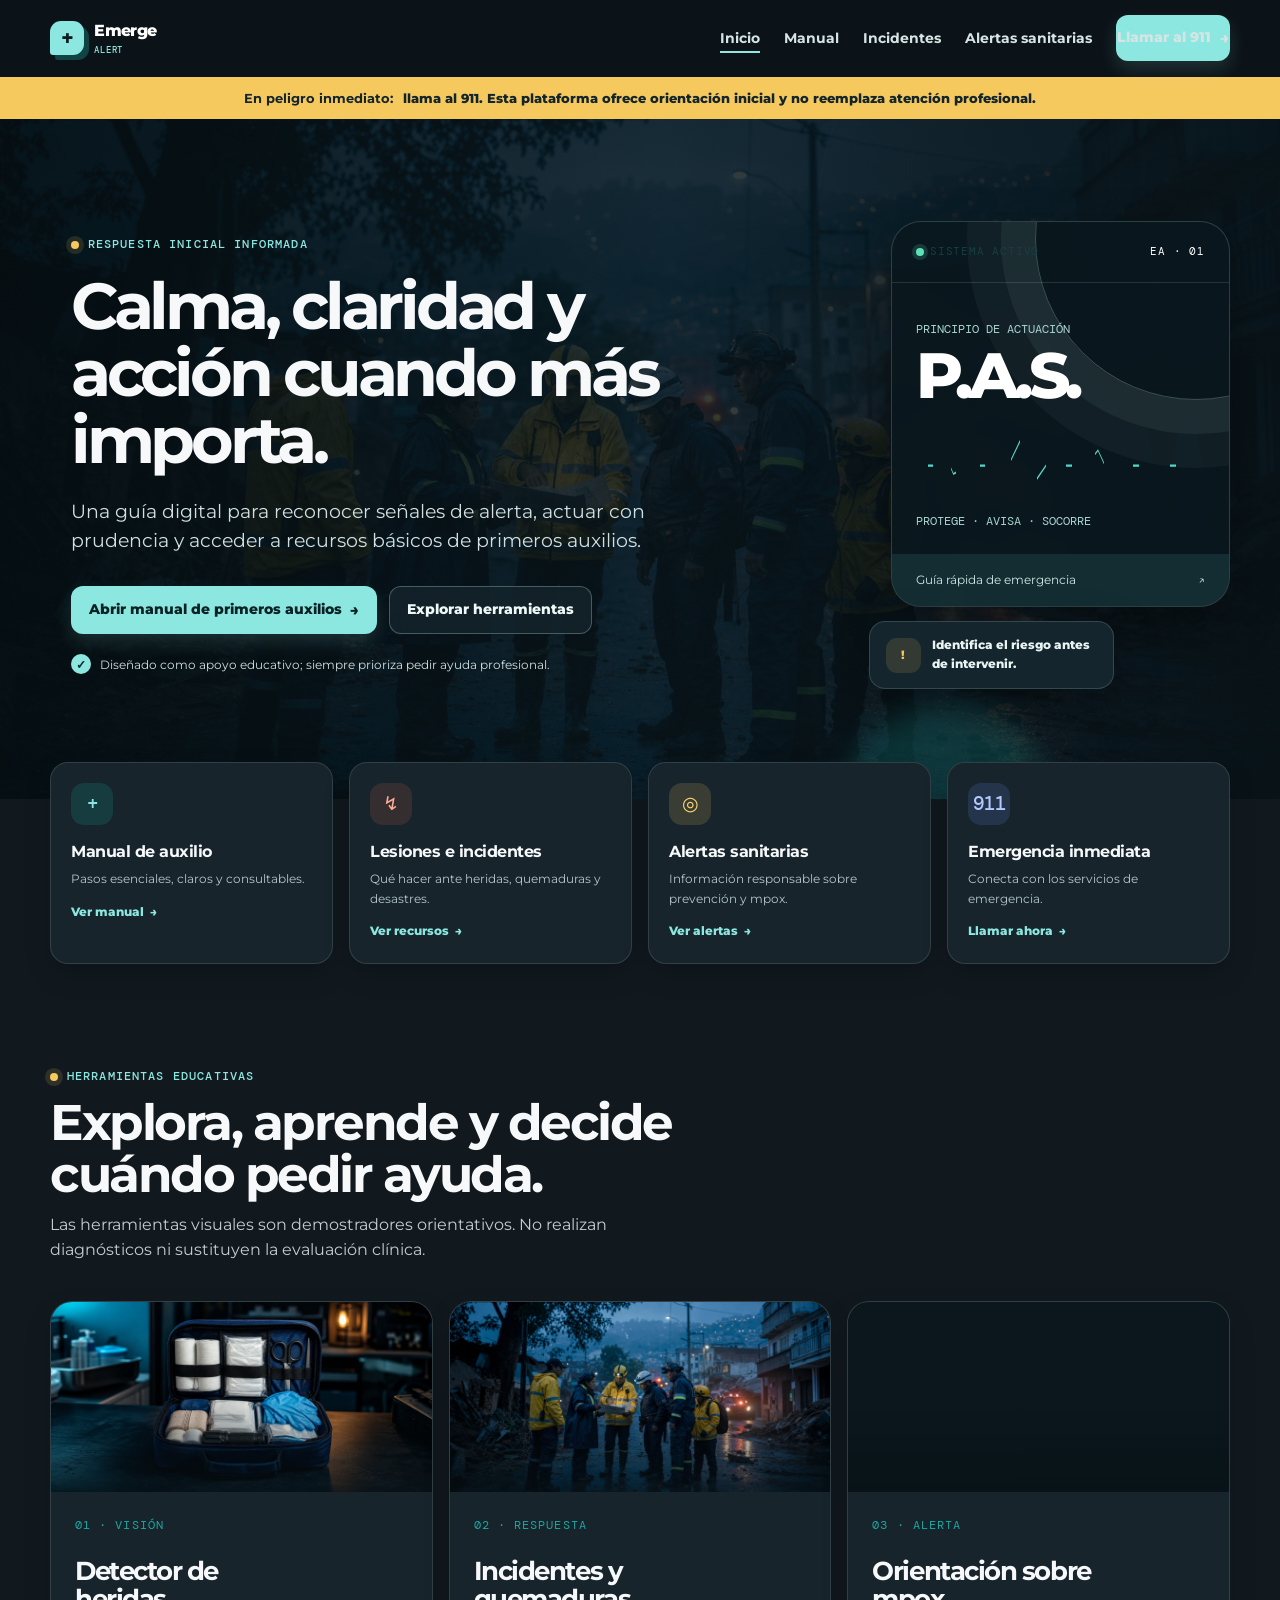
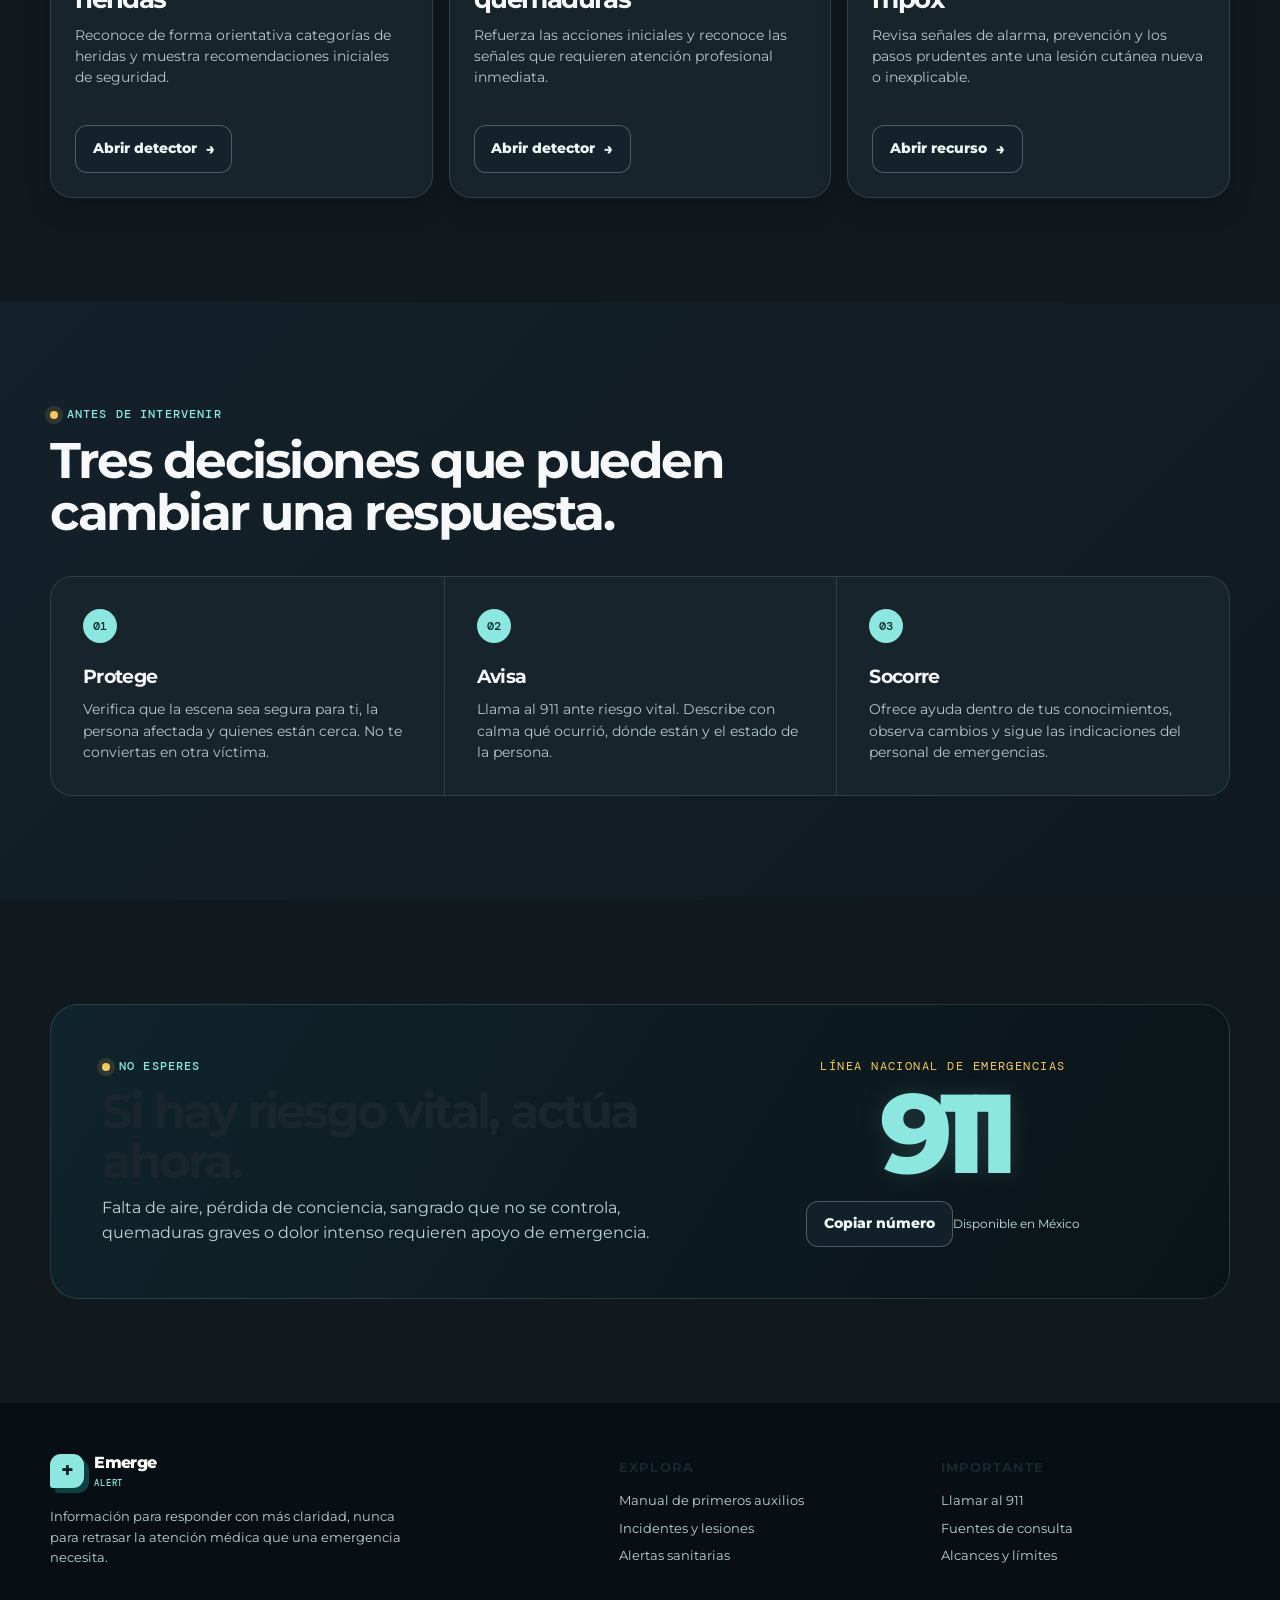
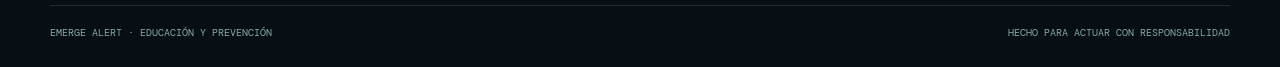
<file: index.html>
<!doctype html>
<html lang="es">
  <head>
    <meta charset="utf-8">
    <meta name="viewport" content="width=device-width, initial-scale=1">
    <meta http-equiv="refresh" content="0; url=html/index.html">
    <title>Emerge Alert</title>
    <script>location.replace('html/index.html');</script>
  </head>
  <body>
    <p>Ir a <a href="html/index.html">Emerge Alert</a>.</p>
  </body>
</html>
</file>
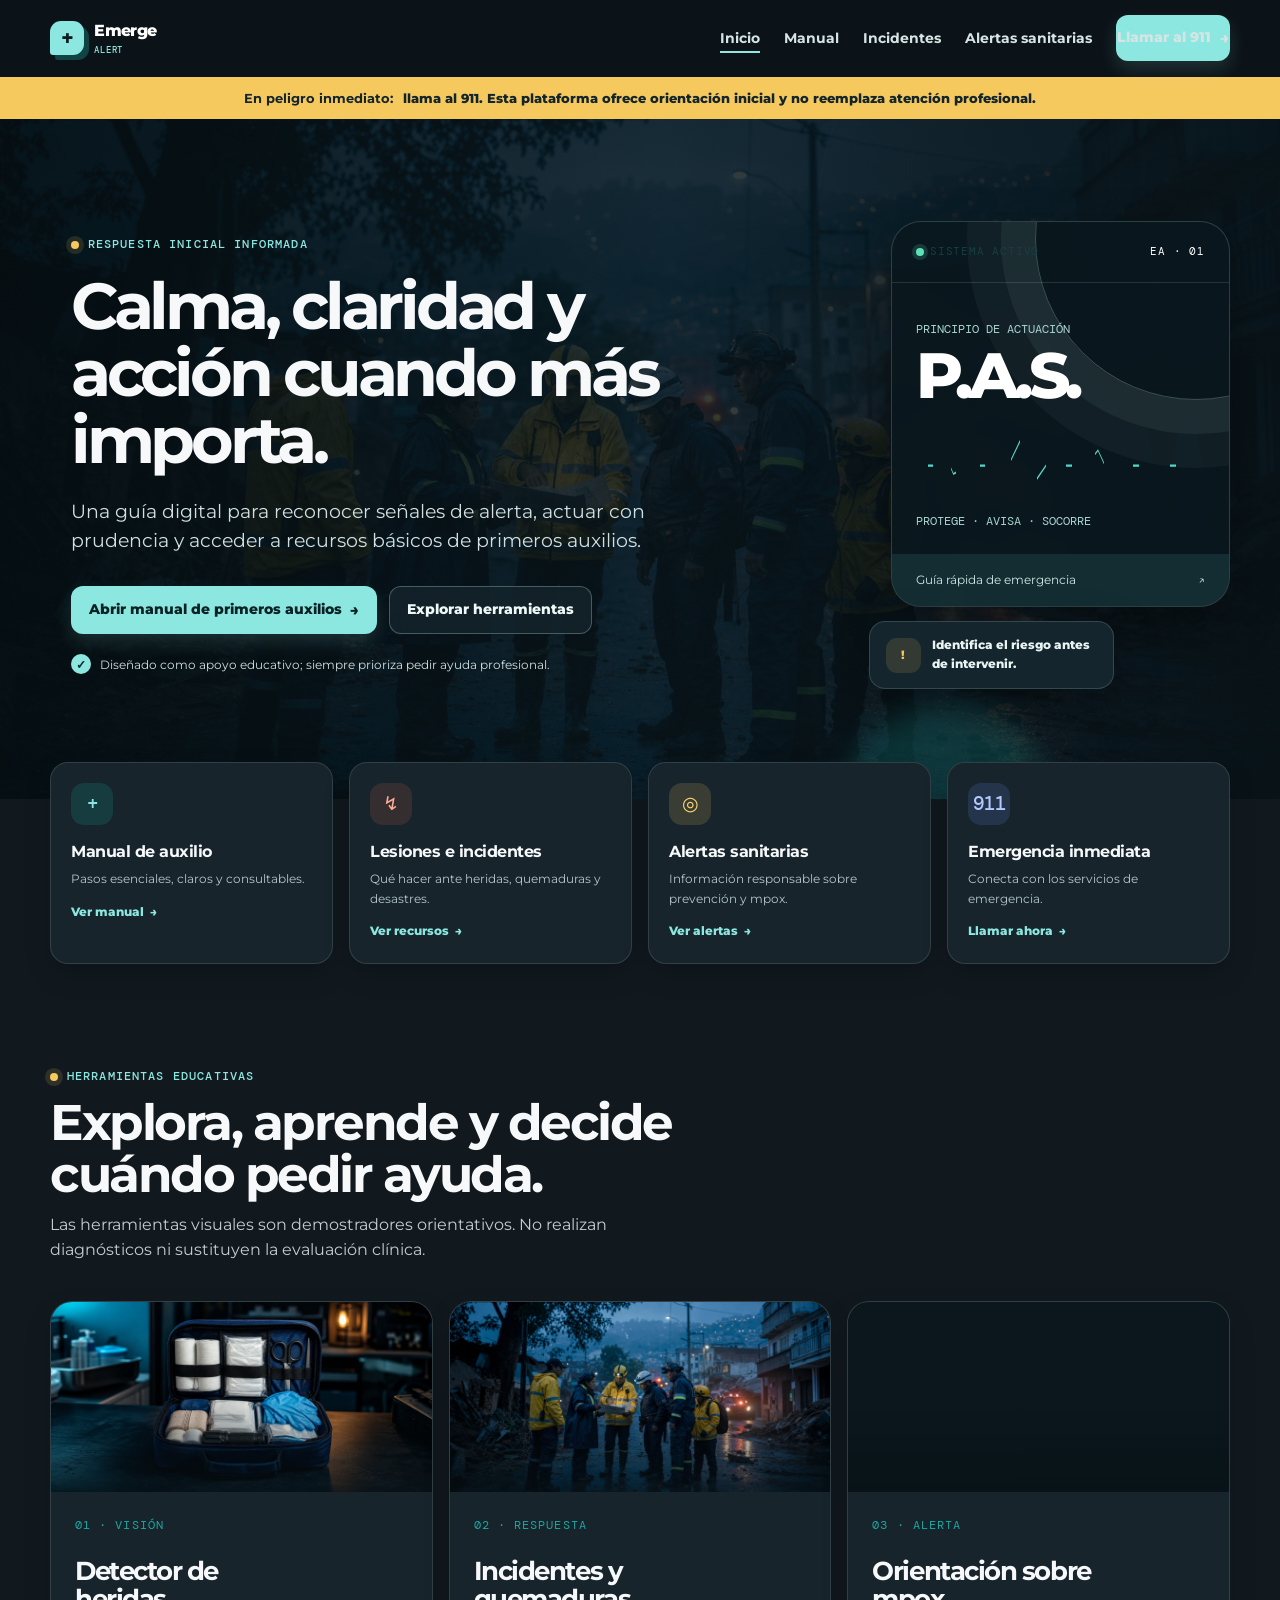
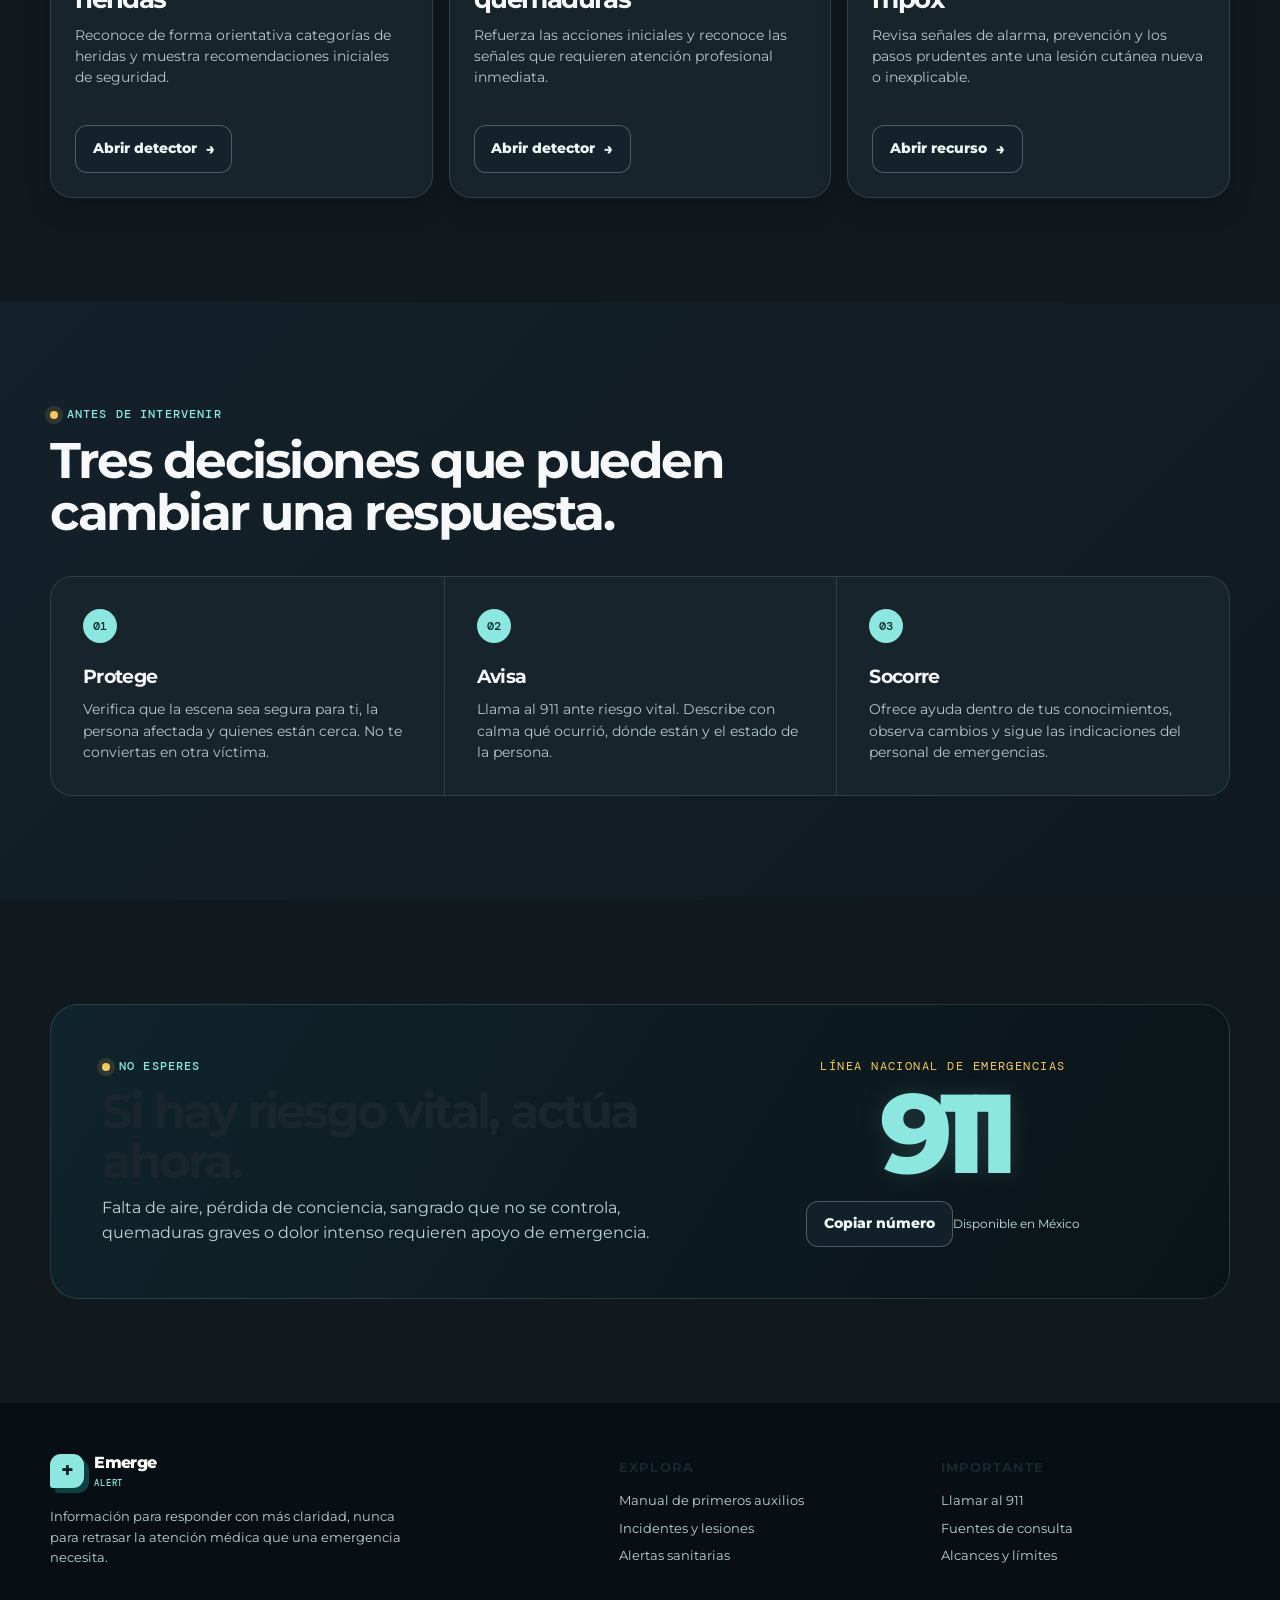
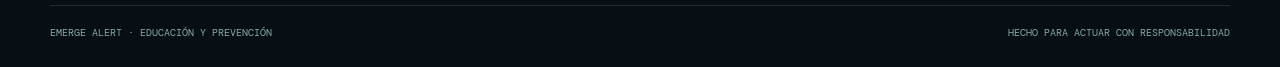
<file: html/index.html>
<!doctype html>
<html lang="es">
<head>
  <meta charset="utf-8">
  <meta name="viewport" content="width=device-width, initial-scale=1">
  <meta name="description" content="Emerge Alert: guía de respuesta inicial, manual de primeros auxilios y herramientas educativas para emergencias sanitarias.">
  <meta name="theme-color" content="#007d77">
  <title>Emerge Alert — orientación que acompaña</title>
  <link rel="stylesheet" href="css/emerge.css">
</head>
<body class="legacy-theme legacy-home">
  <a class="skip-link" href="#contenido">Saltar al contenido</a>
  <header class="site-header">
    <nav class="nav shell" aria-label="Navegación principal">
      <a class="brand" href="index.html" aria-label="Emerge Alert, inicio"><span class="brand-mark">+</span><span>Emerge<small>alert</small></span></a>
      <button class="menu-toggle" data-menu-toggle aria-expanded="false" aria-label="Abrir navegación"><span></span><span></span><span></span></button>
      <div class="nav-links" data-menu>
        <a class="active" href="index.html">Inicio</a>
        <a href="manual.html">Manual</a>
        <a href="aguda.html">Incidentes</a>
        <a href="cronica.html">Alertas sanitarias</a>
        <a class="button button--primary" href="tel:911">Llamar al 911 <span class="button__arrow">→</span></a>
      </div>
    </nav>
  </header>

  <div class="alert-strip"><div class="shell"><strong>En peligro inmediato:</strong> llama al 911. Esta plataforma ofrece orientación inicial y no reemplaza atención profesional.</div></div>

  <main id="contenido">
    <section class="hero">
      <video class="legacy-video" autoplay muted loop playsinline poster="media/disaster-response.webp" aria-hidden="true"><source src="video/video.mp4" type="video/mp4"></video>
      <div class="legacy-overlay" aria-hidden="true"></div>
      <div class="shell hero-grid">
        <div class="hero-copy" data-reveal>
          <div class="eyebrow">Respuesta inicial informada</div>
          <h1 class="display">Calma, claridad y acción cuando más importa.</h1>
          <p class="hero-lead">Una guía digital para reconocer señales de alerta, actuar con prudencia y acceder a recursos básicos de primeros auxilios.</p>
          <div class="hero-actions">
            <a class="button button--primary" href="manual.html">Abrir manual de primeros auxilios <span class="button__arrow">→</span></a>
            <a class="button button--light" href="#herramientas">Explorar herramientas</a>
          </div>
          <p class="hero-note">Diseñado como apoyo educativo; siempre prioriza pedir ayuda profesional.</p>
        </div>
        <div class="hero-panel" data-reveal>
          <div class="pulse-card">
            <div class="pulse-card__top"><span class="status">Sistema activo</span><span>EA · 01</span></div>
            <div class="pulse-card__body">
              <p class="pulse-label">principio de actuación</p>
              <p class="pulse-number">P.A.S.</p>
              <div class="pulse-line" aria-hidden="true"></div>
              <p class="pulse-label">Protege · Avisa · Socorre</p>
            </div>
            <div class="pulse-card__bottom"><span>Guía rápida de emergencia</span><span>↗</span></div>
          </div>
          <div class="floating-chip"><span class="chip-icon">!</span><span>Identifica el riesgo antes de intervenir.</span></div>
        </div>
      </div>
    </section>

    <section class="shell quick-grid" aria-label="Accesos rápidos">
      <a class="quick-card" href="manual.html" data-reveal><span class="card-icon">+</span><h3>Manual de auxilio</h3><p>Pasos esenciales, claros y consultables.</p><span class="card-link">Ver manual</span></a>
      <a class="quick-card" href="aguda.html" data-reveal><span class="card-icon">↯</span><h3>Lesiones e incidentes</h3><p>Qué hacer ante heridas, quemaduras y desastres.</p><span class="card-link">Ver recursos</span></a>
      <a class="quick-card" href="cronica.html" data-reveal><span class="card-icon">◎</span><h3>Alertas sanitarias</h3><p>Información responsable sobre prevención y mpox.</p><span class="card-link">Ver alertas</span></a>
      <a class="quick-card" href="tel:911" data-reveal><span class="card-icon">911</span><h3>Emergencia inmediata</h3><p>Conecta con los servicios de emergencia.</p><span class="card-link">Llamar ahora</span></a>
    </section>

    <section class="section" id="herramientas">
      <div class="shell">
        <div class="section-heading" data-reveal><div class="eyebrow">Herramientas educativas</div><h2>Explora, aprende y decide cuándo pedir ayuda.</h2><p>Las herramientas visuales son demostradores orientativos. No realizan diagnósticos ni sustituyen la evaluación clínica.</p></div>
        <div class="path-grid">
          <article class="path-card path-card--visual" data-reveal><figure class="path-card__media"><img src="media/first-aid-kit.webp" alt="Botiquín de primeros auxilios organizado" loading="lazy" decoding="async"></figure><div class="path-card__content"><span class="path-card__number">01 · VISIÓN</span><h3>Detector de heridas</h3><p>Reconoce de forma orientativa categorías de heridas y muestra recomendaciones iniciales de seguridad.</p><a class="button button--light" href="heridas/heridas.html">Abrir detector <span class="button__arrow">→</span></a></div></article>
          <article class="path-card path-card--visual" data-reveal><figure class="path-card__media"><img src="media/disaster-response.webp" alt="Equipo de respuesta coordinando acciones después de una emergencia" loading="lazy" decoding="async"></figure><div class="path-card__content"><span class="path-card__number">02 · RESPUESTA</span><h3>Incidentes y quemaduras</h3><p>Refuerza las acciones iniciales y reconoce las señales que requieren atención profesional inmediata.</p><a class="button button--light" href="quemadura/quemadura.html">Abrir detector <span class="button__arrow">→</span></a></div></article>
          <article class="path-card path-card--visual" data-reveal><figure class="path-card__media"><img src="media/health-surveillance.webp" alt="Profesional de salud realizando vigilancia epidemiológica en laboratorio" loading="lazy" decoding="async"></figure><div class="path-card__content"><span class="path-card__number">03 · ALERTA</span><h3>Orientación sobre mpox</h3><p>Revisa señales de alarma, prevención y los pasos prudentes ante una lesión cutánea nueva o inexplicable.</p><a class="button button--light" href="viruela/viruela.html">Abrir recurso <span class="button__arrow">→</span></a></div></article>
        </div>
      </div>
    </section>

    <section class="section section--tint">
      <div class="shell">
        <div class="section-heading" data-reveal><div class="eyebrow">Antes de intervenir</div><h2>Tres decisiones que pueden cambiar una respuesta.</h2></div>
        <div class="steps">
          <article class="step" data-reveal><span class="step-number">01</span><h3>Protege</h3><p>Verifica que la escena sea segura para ti, la persona afectada y quienes están cerca. No te conviertas en otra víctima.</p></article>
          <article class="step" data-reveal><span class="step-number">02</span><h3>Avisa</h3><p>Llama al 911 ante riesgo vital. Describe con calma qué ocurrió, dónde están y el estado de la persona.</p></article>
          <article class="step" data-reveal><span class="step-number">03</span><h3>Socorre</h3><p>Ofrece ayuda dentro de tus conocimientos, observa cambios y sigue las indicaciones del personal de emergencias.</p></article>
        </div>
      </div>
    </section>

    <section class="section"><div class="shell"><div class="emergency-box" data-reveal><div><div class="eyebrow">No esperes</div><h2>Si hay riesgo vital, actúa ahora.</h2><p>Falta de aire, pérdida de conciencia, sangrado que no se controla, quemaduras graves o dolor intenso requieren apoyo de emergencia.</p></div><div class="emergency-number"><span>Línea nacional de emergencias</span><a href="tel:911" aria-label="Llamar al 911">911</a><button class="button button--light" data-copy-emergency>Copiar número</button><small>Disponible en México</small></div></div></div></section>
  </main>

  <footer class="site-footer"><div class="shell"><div class="footer-grid"><div><a class="brand" href="index.html"><span class="brand-mark">+</span><span>Emerge<small>alert</small></span></a><p class="footer-copy">Información para responder con más claridad, nunca para retrasar la atención médica que una emergencia necesita.</p></div><div class="footer-col"><h3>Explora</h3><a href="manual.html">Manual de primeros auxilios</a><a href="aguda.html">Incidentes y lesiones</a><a href="cronica.html">Alertas sanitarias</a></div><div class="footer-col"><h3>Importante</h3><a href="tel:911">Llamar al 911</a><a href="manual.html#fuentes">Fuentes de consulta</a><a href="manual.html#limites">Alcances y límites</a></div></div><div class="footer-bottom"><span>EMERGE ALERT · EDUCACIÓN Y PREVENCIÓN</span><span>HECHO PARA ACTUAR CON RESPONSABILIDAD</span></div></div></footer>
  <script src="js/emerge.js"></script>
</body>
</html>
</file>
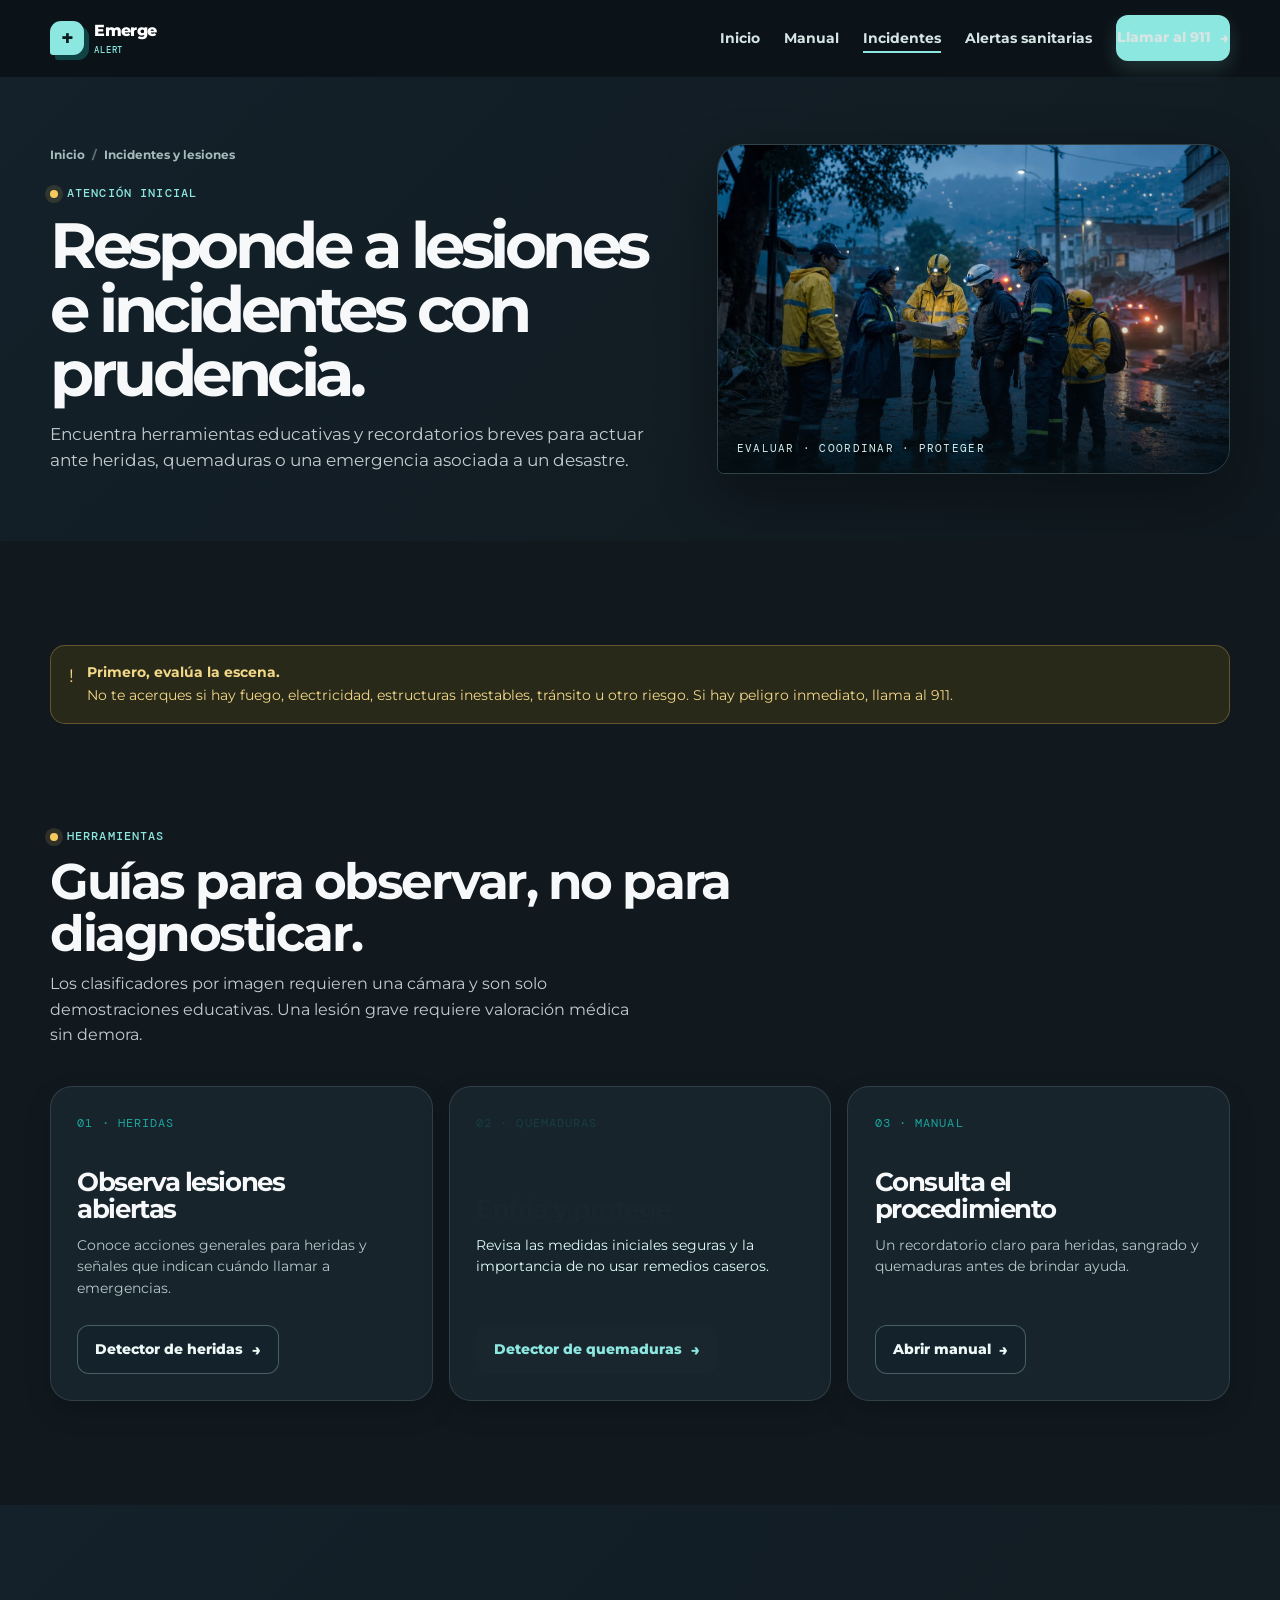
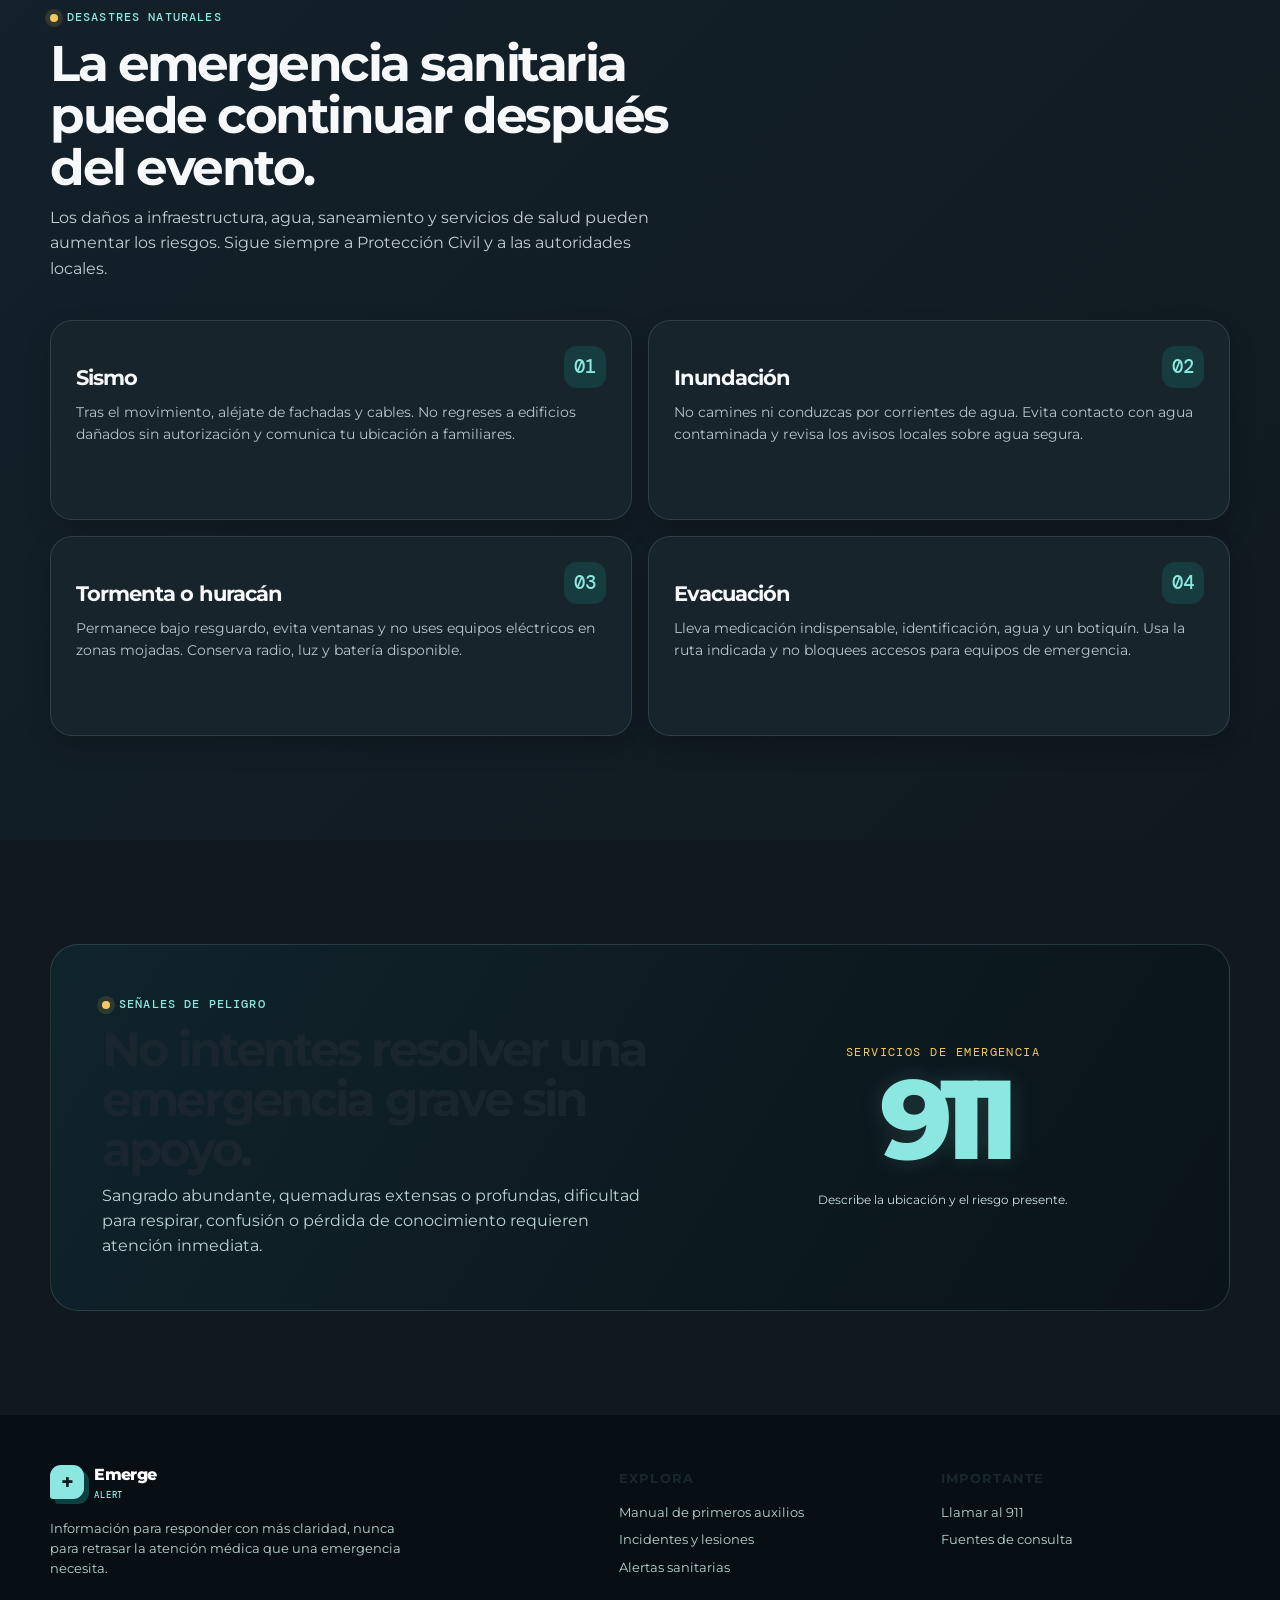
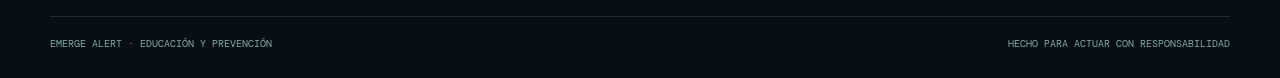
<file: html/aguda.html>
<!doctype html>
<html lang="es">
<head>
  <meta charset="utf-8">
  <meta name="viewport" content="width=device-width, initial-scale=1">
  <meta name="description" content="Recursos de Emerge Alert ante incidentes, heridas, quemaduras y desastres naturales.">
  <meta name="theme-color" content="#007d77">
  <title>Incidentes y lesiones — Emerge Alert</title>
  <link rel="stylesheet" href="css/emerge.css">
</head>
<body class="legacy-theme">
  <a class="skip-link" href="#contenido">Saltar al contenido</a>
  <header class="site-header"><nav class="nav shell" aria-label="Navegación principal"><a class="brand" href="index.html" aria-label="Emerge Alert, inicio"><span class="brand-mark">+</span><span>Emerge<small>alert</small></span></a><button class="menu-toggle" data-menu-toggle aria-expanded="false" aria-label="Abrir navegación"><span></span><span></span><span></span></button><div class="nav-links" data-menu><a href="index.html">Inicio</a><a href="manual.html">Manual</a><a class="active" href="aguda.html">Incidentes</a><a href="cronica.html">Alertas sanitarias</a><a class="button button--primary" href="tel:911">Llamar al 911 <span class="button__arrow">→</span></a></div></nav></header>
  <main id="contenido">
    <section class="page-hero page-hero--visual"><div class="shell"><div class="page-hero__copy"><div class="breadcrumbs"><a href="index.html">Inicio</a><span>/</span><b>Incidentes y lesiones</b></div><div class="eyebrow">Atención inicial</div><h1>Responde a lesiones e incidentes con prudencia.</h1><p>Encuentra herramientas educativas y recordatorios breves para actuar ante heridas, quemaduras o una emergencia asociada a un desastre.</p></div><figure class="page-hero__media"><img src="media/disaster-response.webp" alt="Equipo de emergencias coordinando una respuesta segura" fetchpriority="high" decoding="async"><figcaption>Evaluar · coordinar · proteger</figcaption></figure></div></section>
    <section class="section"><div class="shell"><div class="notice" data-reveal><span class="notice__icon">!</span><div><strong>Primero, evalúa la escena.</strong>No te acerques si hay fuego, electricidad, estructuras inestables, tránsito u otro riesgo. Si hay peligro inmediato, llama al 911.</div></div></div></section>
    <section class="section section--flush-top"><div class="shell"><div class="section-heading" data-reveal><div class="eyebrow">Herramientas</div><h2>Guías para observar, no para diagnosticar.</h2><p>Los clasificadores por imagen requieren una cámara y son solo demostraciones educativas. Una lesión grave requiere valoración médica sin demora.</p></div><div class="path-grid"><article class="path-card" data-reveal><span class="path-card__number">01 · HERIDAS</span><h3>Observa lesiones abiertas</h3><p>Conoce acciones generales para heridas y señales que indican cuándo llamar a emergencias.</p><a class="button button--light" href="heridas/heridas.html">Detector de heridas <span class="button__arrow">→</span></a></article><article class="path-card path-card--teal" data-reveal><span class="path-card__number">02 · QUEMADURAS</span><h3>Enfría y protege</h3><p>Revisa las medidas iniciales seguras y la importancia de no usar remedios caseros.</p><a class="button" href="quemadura/quemadura.html">Detector de quemaduras <span class="button__arrow">→</span></a></article><article class="path-card" data-reveal><span class="path-card__number">03 · MANUAL</span><h3>Consulta el procedimiento</h3><p>Un recordatorio claro para heridas, sangrado y quemaduras antes de brindar ayuda.</p><a class="button button--light" href="manual.html#hemorragias">Abrir manual <span class="button__arrow">→</span></a></article></div></div></section>
    <section class="section section--tint"><div class="shell"><div class="section-heading" data-reveal><div class="eyebrow">Desastres naturales</div><h2>La emergencia sanitaria puede continuar después del evento.</h2><p>Los daños a infraestructura, agua, saneamiento y servicios de salud pueden aumentar los riesgos. Sigue siempre a Protección Civil y a las autoridades locales.</p></div><div class="incident-grid"><article class="incident-card" data-reveal><span class="card-icon">01</span><h2>Sismo</h2><p>Tras el movimiento, aléjate de fachadas y cables. No regreses a edificios dañados sin autorización y comunica tu ubicación a familiares.</p></article><article class="incident-card" data-reveal><span class="card-icon">02</span><h2>Inundación</h2><p>No camines ni conduzcas por corrientes de agua. Evita contacto con agua contaminada y revisa los avisos locales sobre agua segura.</p></article><article class="incident-card" data-reveal><span class="card-icon">03</span><h2>Tormenta o huracán</h2><p>Permanece bajo resguardo, evita ventanas y no uses equipos eléctricos en zonas mojadas. Conserva radio, luz y batería disponible.</p></article><article class="incident-card" data-reveal><span class="card-icon">04</span><h2>Evacuación</h2><p>Lleva medicación indispensable, identificación, agua y un botiquín. Usa la ruta indicada y no bloquees accesos para equipos de emergencia.</p></article></div></div></section>
    <section class="section"><div class="shell"><div class="emergency-box" data-reveal><div><div class="eyebrow">Señales de peligro</div><h2>No intentes resolver una emergencia grave sin apoyo.</h2><p>Sangrado abundante, quemaduras extensas o profundas, dificultad para respirar, confusión o pérdida de conocimiento requieren atención inmediata.</p></div><div class="emergency-number"><span>Servicios de emergencia</span><a href="tel:911">911</a><small>Describe la ubicación y el riesgo presente.</small></div></div></div></section>
  </main>
  <footer class="site-footer"><div class="shell"><div class="footer-grid"><div><a class="brand" href="index.html"><span class="brand-mark">+</span><span>Emerge<small>alert</small></span></a><p class="footer-copy">Información para responder con más claridad, nunca para retrasar la atención médica que una emergencia necesita.</p></div><div class="footer-col"><h3>Explora</h3><a href="manual.html">Manual de primeros auxilios</a><a href="aguda.html">Incidentes y lesiones</a><a href="cronica.html">Alertas sanitarias</a></div><div class="footer-col"><h3>Importante</h3><a href="tel:911">Llamar al 911</a><a href="manual.html#fuentes">Fuentes de consulta</a></div></div><div class="footer-bottom"><span>EMERGE ALERT · EDUCACIÓN Y PREVENCIÓN</span><span>HECHO PARA ACTUAR CON RESPONSABILIDAD</span></div></div></footer>
  <script src="js/emerge.js"></script>
</body>
</html>
</file>
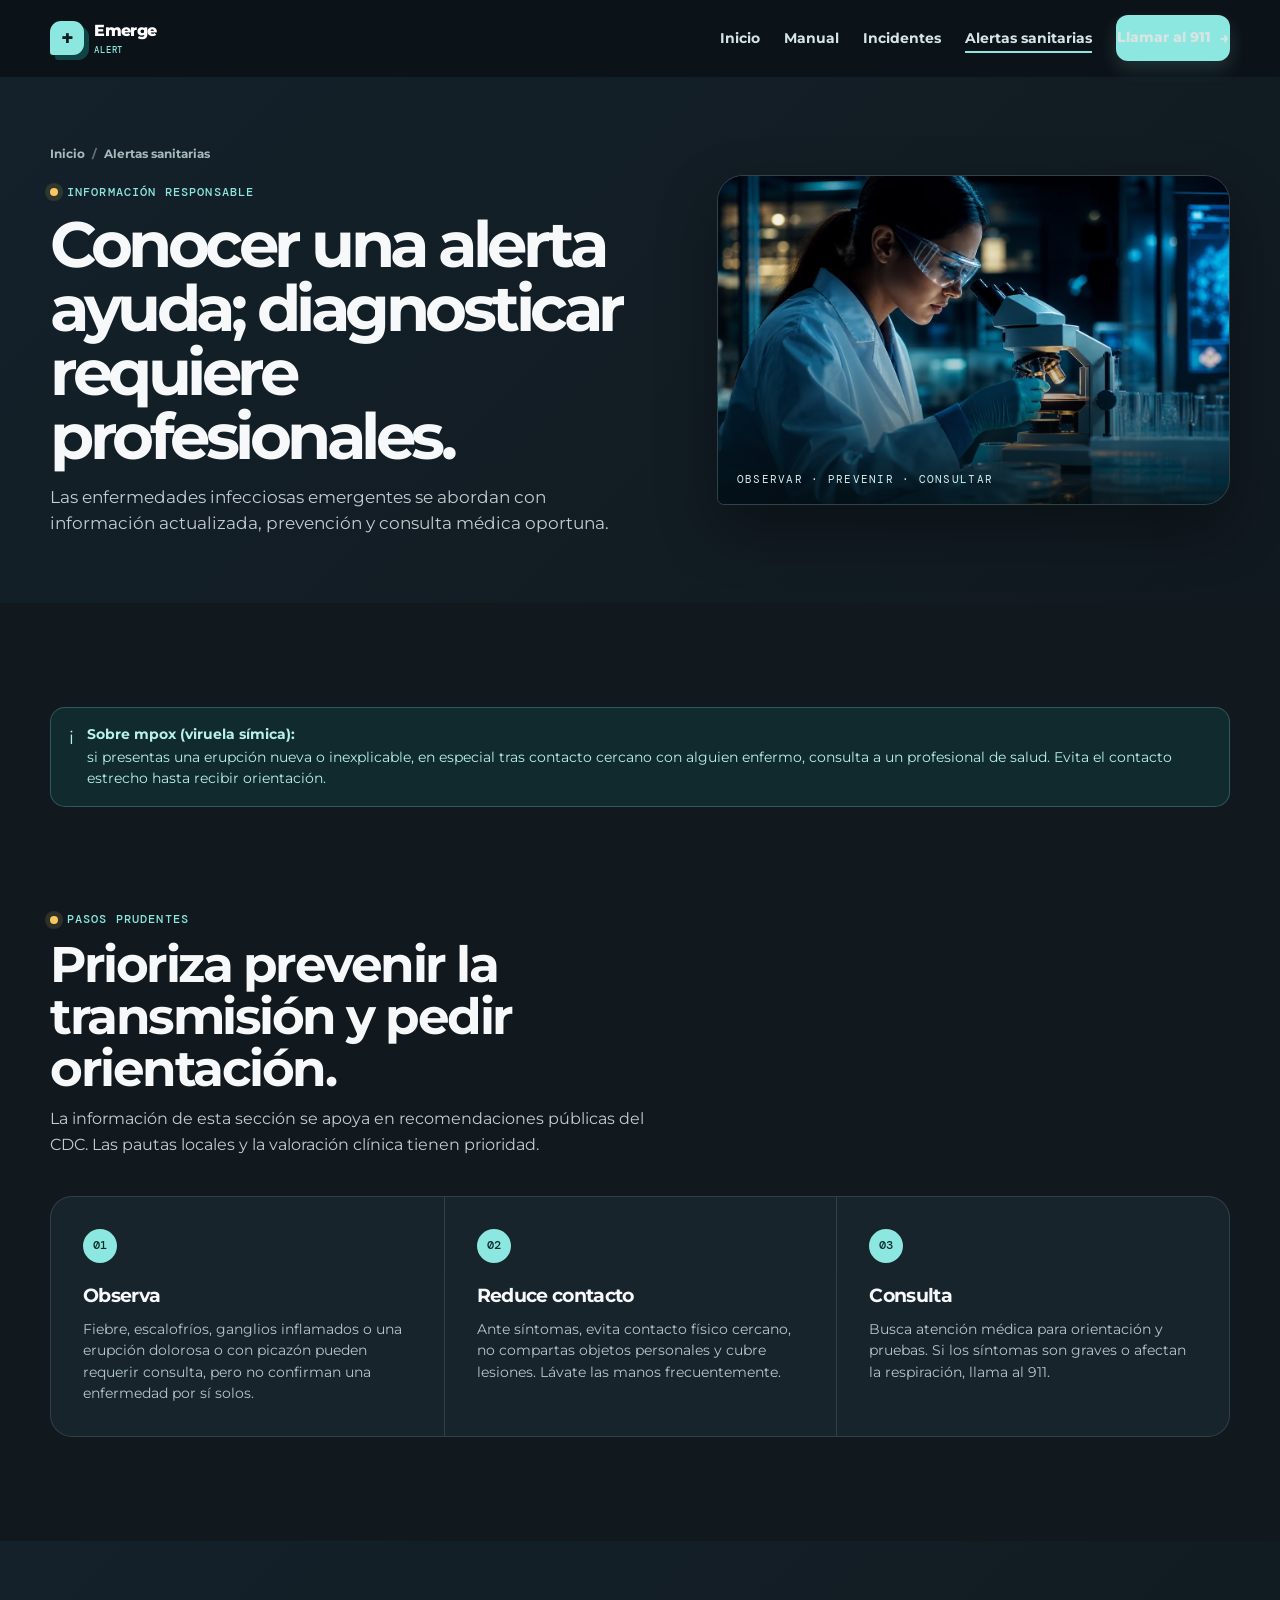
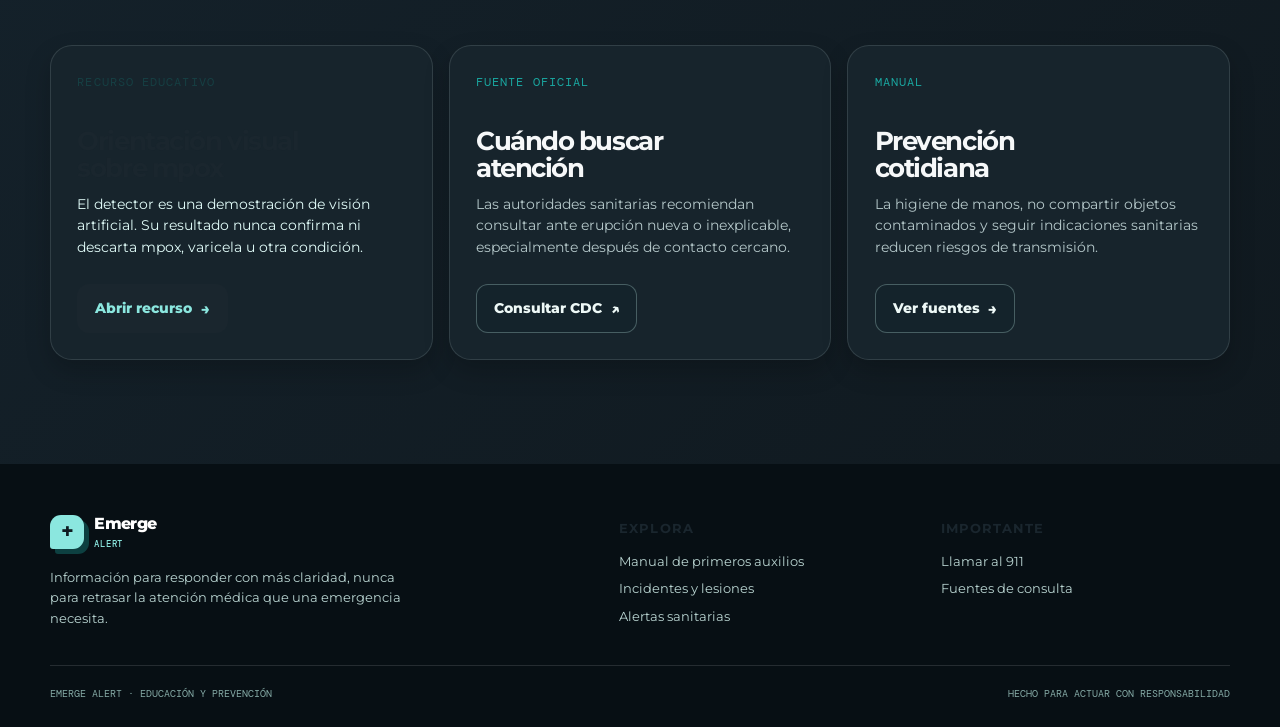
<file: html/cronica.html>
<!doctype html>
<html lang="es">
<head>
  <meta charset="utf-8">
  <meta name="viewport" content="width=device-width, initial-scale=1">
  <meta name="description" content="Alertas sanitarias de Emerge Alert: orientación sobre prevención, síntomas y atención ante mpox.">
  <meta name="theme-color" content="#007d77">
  <title>Alertas sanitarias — Emerge Alert</title>
  <link rel="stylesheet" href="css/emerge.css">
</head>
<body class="legacy-theme">
  <a class="skip-link" href="#contenido">Saltar al contenido</a>
  <header class="site-header"><nav class="nav shell" aria-label="Navegación principal"><a class="brand" href="index.html" aria-label="Emerge Alert, inicio"><span class="brand-mark">+</span><span>Emerge<small>alert</small></span></a><button class="menu-toggle" data-menu-toggle aria-expanded="false" aria-label="Abrir navegación"><span></span><span></span><span></span></button><div class="nav-links" data-menu><a href="index.html">Inicio</a><a href="manual.html">Manual</a><a href="aguda.html">Incidentes</a><a class="active" href="cronica.html">Alertas sanitarias</a><a class="button button--primary" href="tel:911">Llamar al 911 <span class="button__arrow">→</span></a></div></nav></header>
  <main id="contenido">
    <section class="page-hero page-hero--visual"><div class="shell"><div class="page-hero__copy"><div class="breadcrumbs"><a href="index.html">Inicio</a><span>/</span><b>Alertas sanitarias</b></div><div class="eyebrow">Información responsable</div><h1>Conocer una alerta ayuda; diagnosticar requiere profesionales.</h1><p>Las enfermedades infecciosas emergentes se abordan con información actualizada, prevención y consulta médica oportuna.</p></div><figure class="page-hero__media"><img src="media/health-surveillance.webp" alt="Profesional analizando una muestra en un laboratorio de salud pública" fetchpriority="high" decoding="async"><figcaption>Observar · prevenir · consultar</figcaption></figure></div></section>
    <section class="section"><div class="shell"><div class="notice notice--teal" data-reveal><span class="notice__icon">i</span><div><strong>Sobre mpox (viruela símica):</strong>si presentas una erupción nueva o inexplicable, en especial tras contacto cercano con alguien enfermo, consulta a un profesional de salud. Evita el contacto estrecho hasta recibir orientación.</div></div></div></section>
    <section class="section section--flush-top"><div class="shell"><div class="section-heading" data-reveal><div class="eyebrow">Pasos prudentes</div><h2>Prioriza prevenir la transmisión y pedir orientación.</h2><p>La información de esta sección se apoya en recomendaciones públicas del CDC. Las pautas locales y la valoración clínica tienen prioridad.</p></div><div class="steps"><article class="step" data-reveal><span class="step-number">01</span><h3>Observa</h3><p>Fiebre, escalofríos, ganglios inflamados o una erupción dolorosa o con picazón pueden requerir consulta, pero no confirman una enfermedad por sí solos.</p></article><article class="step" data-reveal><span class="step-number">02</span><h3>Reduce contacto</h3><p>Ante síntomas, evita contacto físico cercano, no compartas objetos personales y cubre lesiones. Lávate las manos frecuentemente.</p></article><article class="step" data-reveal><span class="step-number">03</span><h3>Consulta</h3><p>Busca atención médica para orientación y pruebas. Si los síntomas son graves o afectan la respiración, llama al 911.</p></article></div></div></section>
    <section class="section section--tint"><div class="shell"><div class="path-grid"><article class="path-card path-card--teal" data-reveal><span class="path-card__number">RECURSO EDUCATIVO</span><h3>Orientación visual sobre mpox</h3><p>El detector es una demostración de visión artificial. Su resultado nunca confirma ni descarta mpox, varicela u otra condición.</p><a class="button" href="viruela/viruela.html">Abrir recurso <span class="button__arrow">→</span></a></article><article class="path-card" data-reveal><span class="path-card__number">FUENTE OFICIAL</span><h3>Cuándo buscar atención</h3><p>Las autoridades sanitarias recomiendan consultar ante erupción nueva o inexplicable, especialmente después de contacto cercano.</p><a class="button button--light" href="https://www.cdc.gov/monkeypox/caring/index.html" target="_blank" rel="noopener">Consultar CDC <span class="button__arrow">↗</span></a></article><article class="path-card" data-reveal><span class="path-card__number">MANUAL</span><h3>Prevención cotidiana</h3><p>La higiene de manos, no compartir objetos contaminados y seguir indicaciones sanitarias reducen riesgos de transmisión.</p><a class="button button--light" href="manual.html#fuentes">Ver fuentes <span class="button__arrow">→</span></a></article></div></div></section>
  </main>
  <footer class="site-footer"><div class="shell"><div class="footer-grid"><div><a class="brand" href="index.html"><span class="brand-mark">+</span><span>Emerge<small>alert</small></span></a><p class="footer-copy">Información para responder con más claridad, nunca para retrasar la atención médica que una emergencia necesita.</p></div><div class="footer-col"><h3>Explora</h3><a href="manual.html">Manual de primeros auxilios</a><a href="aguda.html">Incidentes y lesiones</a><a href="cronica.html">Alertas sanitarias</a></div><div class="footer-col"><h3>Importante</h3><a href="tel:911">Llamar al 911</a><a href="manual.html#fuentes">Fuentes de consulta</a></div></div><div class="footer-bottom"><span>EMERGE ALERT · EDUCACIÓN Y PREVENCIÓN</span><span>HECHO PARA ACTUAR CON RESPONSABILIDAD</span></div></div></footer>
  <script src="js/emerge.js"></script>
</body>
</html>
</file>
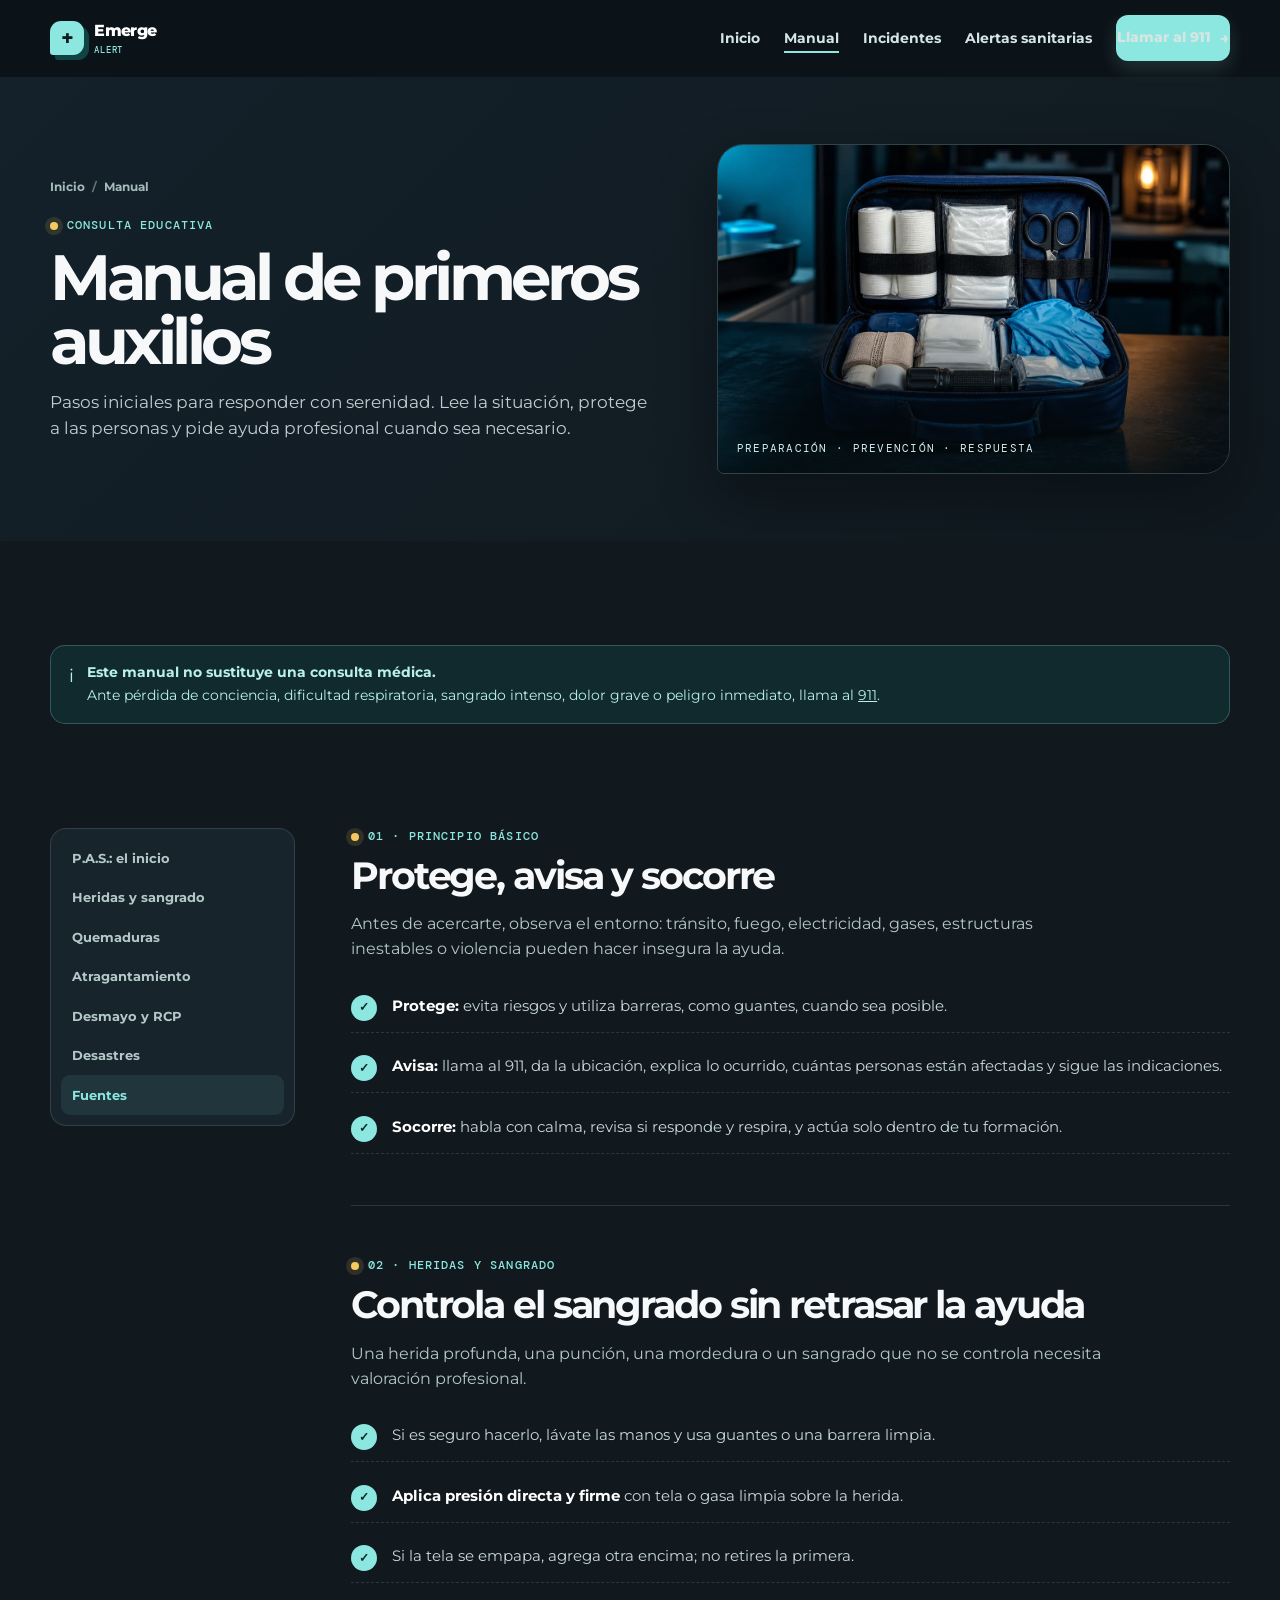
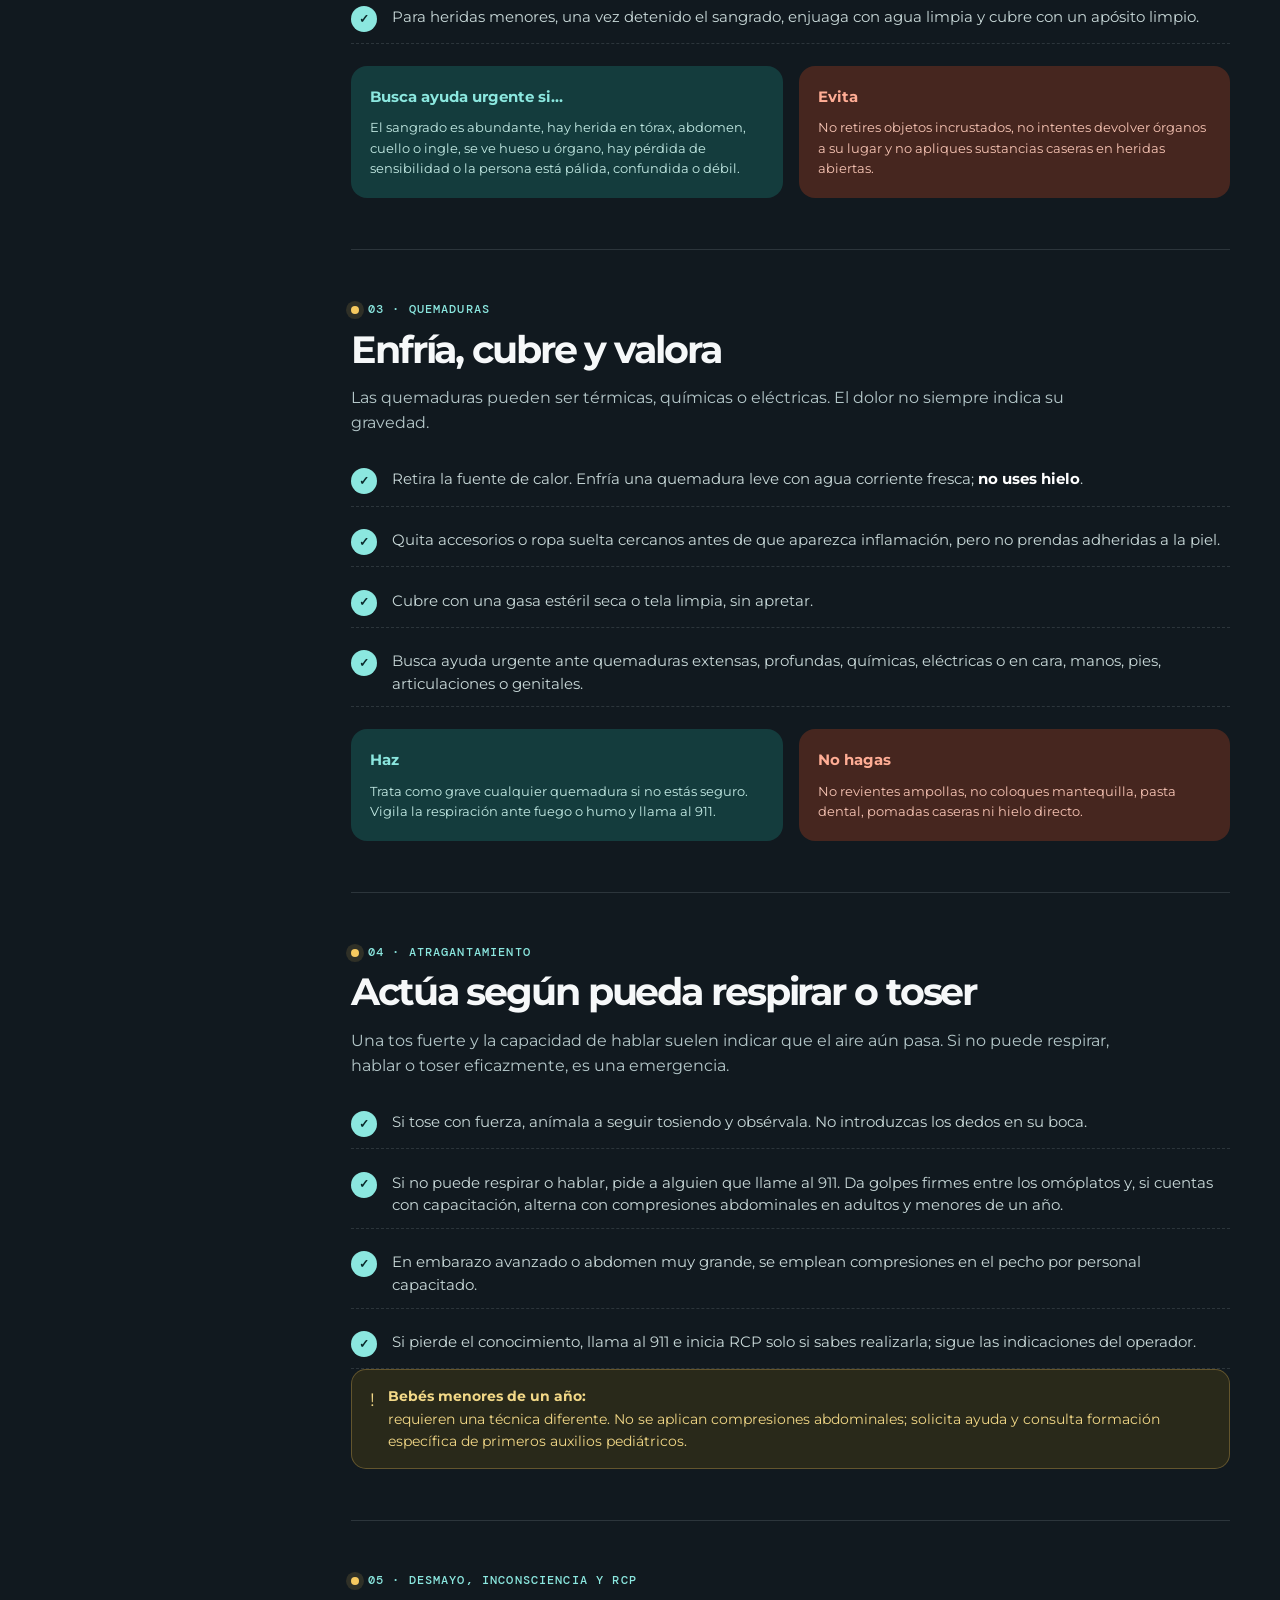
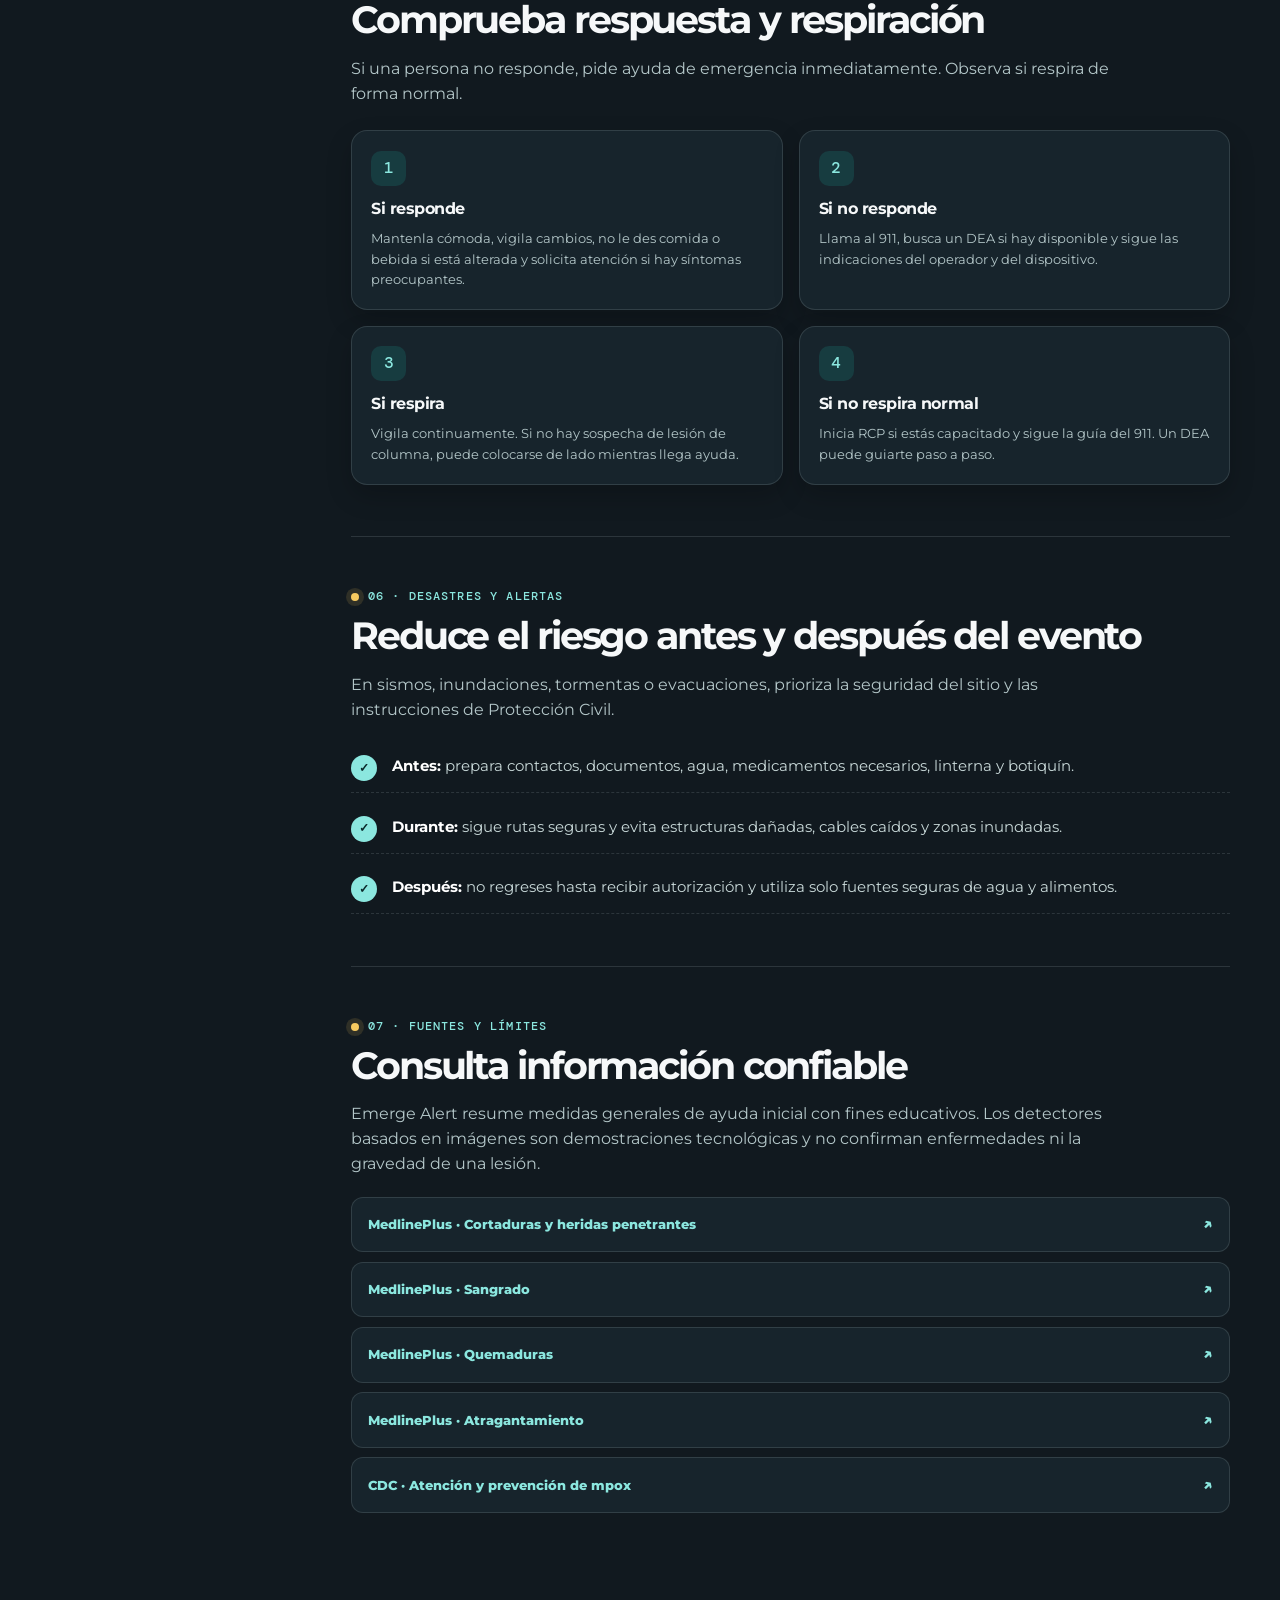
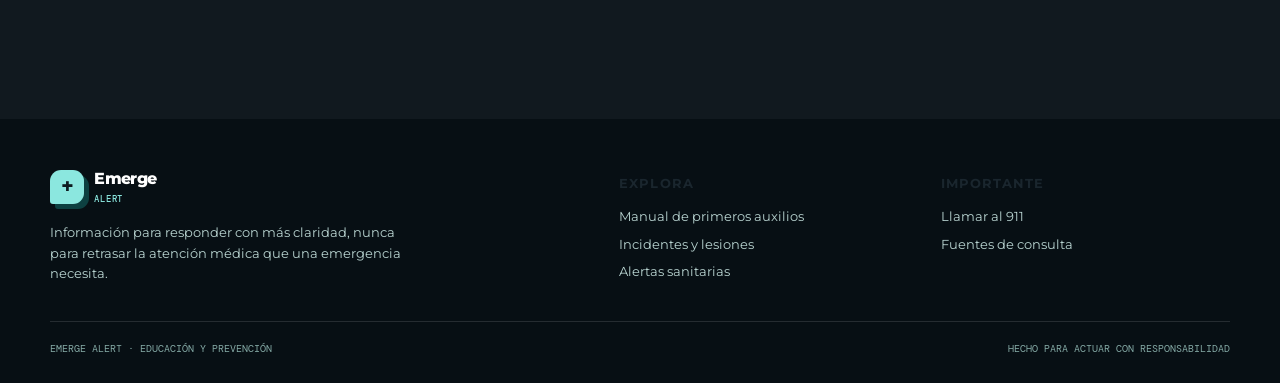
<file: html/manual.html>
<!doctype html>
<html lang="es">
<head>
  <meta charset="utf-8">
  <meta name="viewport" content="width=device-width, initial-scale=1">
  <meta name="description" content="Manual breve de primeros auxilios de Emerge Alert: orientaciones iniciales y señales de emergencia.">
  <meta name="theme-color" content="#007d77">
  <title>Manual de primeros auxilios — Emerge Alert</title>
  <link rel="stylesheet" href="css/emerge.css">
</head>
<body class="legacy-theme">
  <a class="skip-link" href="#contenido">Saltar al contenido</a>
  <header class="site-header"><nav class="nav shell" aria-label="Navegación principal"><a class="brand" href="index.html" aria-label="Emerge Alert, inicio"><span class="brand-mark">+</span><span>Emerge<small>alert</small></span></a><button class="menu-toggle" data-menu-toggle aria-expanded="false" aria-label="Abrir navegación"><span></span><span></span><span></span></button><div class="nav-links" data-menu><a href="index.html">Inicio</a><a class="active" href="manual.html">Manual</a><a href="aguda.html">Incidentes</a><a href="cronica.html">Alertas sanitarias</a><a class="button button--primary" href="tel:911">Llamar al 911 <span class="button__arrow">→</span></a></div></nav></header>
  <main id="contenido">
    <section class="page-hero page-hero--visual"><div class="shell"><div class="page-hero__copy"><div class="breadcrumbs"><a href="index.html">Inicio</a><span>/</span><b>Manual</b></div><div class="eyebrow">Consulta educativa</div><h1>Manual de primeros auxilios</h1><p>Pasos iniciales para responder con serenidad. Lee la situación, protege a las personas y pide ayuda profesional cuando sea necesario.</p></div><figure class="page-hero__media"><img src="media/first-aid-kit.webp" alt="Botiquín preparado con suministros de primeros auxilios" fetchpriority="high" decoding="async"><figcaption>Preparación · prevención · respuesta</figcaption></figure></div></section>
    <section class="section"><div class="shell"><div class="notice notice--teal" data-reveal><span class="notice__icon">i</span><div><strong>Este manual no sustituye una consulta médica.</strong>Ante pérdida de conciencia, dificultad respiratoria, sangrado intenso, dolor grave o peligro inmediato, llama al <a href="tel:911"><u>911</u></a>.</div></div></div></section>
    <section class="section section--flush-top"><div class="shell manual-layout">
      <aside class="manual-nav" aria-label="Índice del manual"><a href="#pas">P.A.S.: el inicio</a><a href="#hemorragias">Heridas y sangrado</a><a href="#quemaduras">Quemaduras</a><a href="#atragantamiento">Atragantamiento</a><a href="#desmayo">Desmayo y RCP</a><a href="#desastres">Desastres</a><a href="#fuentes">Fuentes</a></aside>
      <div class="manual-content">
        <article id="pas" class="manual-chapter"><div class="eyebrow">01 · PRINCIPIO BÁSICO</div><h2>Protege, avisa y socorre</h2><p>Antes de acercarte, observa el entorno: tránsito, fuego, electricidad, gases, estructuras inestables o violencia pueden hacer insegura la ayuda.</p><ul class="action-list"><li><span><strong>Protege:</strong> evita riesgos y utiliza barreras, como guantes, cuando sea posible.</span></li><li><span><strong>Avisa:</strong> llama al 911, da la ubicación, explica lo ocurrido, cuántas personas están afectadas y sigue las indicaciones.</span></li><li><span><strong>Socorre:</strong> habla con calma, revisa si responde y respira, y actúa solo dentro de tu formación.</span></li></ul></article>
        <article id="hemorragias" class="manual-chapter"><div class="eyebrow">02 · HERIDAS Y SANGRADO</div><h2>Controla el sangrado sin retrasar la ayuda</h2><p>Una herida profunda, una punción, una mordedura o un sangrado que no se controla necesita valoración profesional.</p><ul class="action-list"><li><span>Si es seguro hacerlo, lávate las manos y usa guantes o una barrera limpia.</span></li><li><span><strong>Aplica presión directa y firme</strong> con tela o gasa limpia sobre la herida.</span></li><li><span>Si la tela se empapa, agrega otra encima; no retires la primera.</span></li><li><span>Para heridas menores, una vez detenido el sangrado, enjuaga con agua limpia y cubre con un apósito limpio.</span></li></ul><div class="do-dont"><div class="do-card"><h3>Busca ayuda urgente si…</h3><p>El sangrado es abundante, hay herida en tórax, abdomen, cuello o ingle, se ve hueso u órgano, hay pérdida de sensibilidad o la persona está pálida, confundida o débil.</p></div><div class="dont-card"><h3>Evita</h3><p>No retires objetos incrustados, no intentes devolver órganos a su lugar y no apliques sustancias caseras en heridas abiertas.</p></div></div></article>
        <article id="quemaduras" class="manual-chapter"><div class="eyebrow">03 · QUEMADURAS</div><h2>Enfría, cubre y valora</h2><p>Las quemaduras pueden ser térmicas, químicas o eléctricas. El dolor no siempre indica su gravedad.</p><ul class="action-list"><li><span>Retira la fuente de calor. Enfría una quemadura leve con agua corriente fresca; <strong>no uses hielo</strong>.</span></li><li><span>Quita accesorios o ropa suelta cercanos antes de que aparezca inflamación, pero no prendas adheridas a la piel.</span></li><li><span>Cubre con una gasa estéril seca o tela limpia, sin apretar.</span></li><li><span>Busca ayuda urgente ante quemaduras extensas, profundas, químicas, eléctricas o en cara, manos, pies, articulaciones o genitales.</span></li></ul><div class="do-dont"><div class="do-card"><h3>Haz</h3><p>Trata como grave cualquier quemadura si no estás seguro. Vigila la respiración ante fuego o humo y llama al 911.</p></div><div class="dont-card"><h3>No hagas</h3><p>No revientes ampollas, no coloques mantequilla, pasta dental, pomadas caseras ni hielo directo.</p></div></div></article>
        <article id="atragantamiento" class="manual-chapter"><div class="eyebrow">04 · ATRAGANTAMIENTO</div><h2>Actúa según pueda respirar o toser</h2><p>Una tos fuerte y la capacidad de hablar suelen indicar que el aire aún pasa. Si no puede respirar, hablar o toser eficazmente, es una emergencia.</p><ul class="action-list"><li><span>Si tose con fuerza, anímala a seguir tosiendo y obsérvala. No introduzcas los dedos en su boca.</span></li><li><span>Si no puede respirar o hablar, pide a alguien que llame al 911. Da golpes firmes entre los omóplatos y, si cuentas con capacitación, alterna con compresiones abdominales en adultos y menores de un año.</span></li><li><span>En embarazo avanzado o abdomen muy grande, se emplean compresiones en el pecho por personal capacitado.</span></li><li><span>Si pierde el conocimiento, llama al 911 e inicia RCP solo si sabes realizarla; sigue las indicaciones del operador.</span></li></ul><div class="notice"><span class="notice__icon">!</span><div><strong>Bebés menores de un año:</strong> requieren una técnica diferente. No se aplican compresiones abdominales; solicita ayuda y consulta formación específica de primeros auxilios pediátricos.</div></div></article>
        <article id="desmayo" class="manual-chapter"><div class="eyebrow">05 · DESMAYO, INCONSCIENCIA Y RCP</div><h2>Comprueba respuesta y respiración</h2><p>Si una persona no responde, pide ayuda de emergencia inmediatamente. Observa si respira de forma normal.</p><div class="manual-card-grid"><div class="manual-card"><span class="card-icon">1</span><h3>Si responde</h3><p>Mantenla cómoda, vigila cambios, no le des comida o bebida si está alterada y solicita atención si hay síntomas preocupantes.</p></div><div class="manual-card"><span class="card-icon">2</span><h3>Si no responde</h3><p>Llama al 911, busca un DEA si hay disponible y sigue las indicaciones del operador y del dispositivo.</p></div><div class="manual-card"><span class="card-icon">3</span><h3>Si respira</h3><p>Vigila continuamente. Si no hay sospecha de lesión de columna, puede colocarse de lado mientras llega ayuda.</p></div><div class="manual-card"><span class="card-icon">4</span><h3>Si no respira normal</h3><p>Inicia RCP si estás capacitado y sigue la guía del 911. Un DEA puede guiarte paso a paso.</p></div></div></article>
        <article id="desastres" class="manual-chapter"><div class="eyebrow">06 · DESASTRES Y ALERTAS</div><h2>Reduce el riesgo antes y después del evento</h2><p>En sismos, inundaciones, tormentas o evacuaciones, prioriza la seguridad del sitio y las instrucciones de Protección Civil.</p><ul class="action-list"><li><span><strong>Antes:</strong> prepara contactos, documentos, agua, medicamentos necesarios, linterna y botiquín.</span></li><li><span><strong>Durante:</strong> sigue rutas seguras y evita estructuras dañadas, cables caídos y zonas inundadas.</span></li><li><span><strong>Después:</strong> no regreses hasta recibir autorización y utiliza solo fuentes seguras de agua y alimentos.</span></li></ul></article>
        <article id="fuentes" class="manual-chapter"><div class="eyebrow">07 · FUENTES Y LÍMITES</div><h2>Consulta información confiable</h2><p id="limites">Emerge Alert resume medidas generales de ayuda inicial con fines educativos. Los detectores basados en imágenes son demostraciones tecnológicas y no confirman enfermedades ni la gravedad de una lesión.</p><div class="resource-list"><a href="https://medlineplus.gov/spanish/ency/article/000043.htm" target="_blank" rel="noopener">MedlinePlus · Cortaduras y heridas penetrantes</a><a href="https://medlineplus.gov/spanish/ency/article/000045.htm" target="_blank" rel="noopener">MedlinePlus · Sangrado</a><a href="https://medlineplus.gov/spanish/ency/article/000030.htm" target="_blank" rel="noopener">MedlinePlus · Quemaduras</a><a href="https://medlineplus.gov/spanish/choking.html" target="_blank" rel="noopener">MedlinePlus · Atragantamiento</a><a href="https://www.cdc.gov/monkeypox/caring/index.html" target="_blank" rel="noopener">CDC · Atención y prevención de mpox</a></div></article>
      </div>
    </div></section>
  </main>
  <footer class="site-footer"><div class="shell"><div class="footer-grid"><div><a class="brand" href="index.html"><span class="brand-mark">+</span><span>Emerge<small>alert</small></span></a><p class="footer-copy">Información para responder con más claridad, nunca para retrasar la atención médica que una emergencia necesita.</p></div><div class="footer-col"><h3>Explora</h3><a href="manual.html">Manual de primeros auxilios</a><a href="aguda.html">Incidentes y lesiones</a><a href="cronica.html">Alertas sanitarias</a></div><div class="footer-col"><h3>Importante</h3><a href="tel:911">Llamar al 911</a><a href="#fuentes">Fuentes de consulta</a></div></div><div class="footer-bottom"><span>EMERGE ALERT · EDUCACIÓN Y PREVENCIÓN</span><span>HECHO PARA ACTUAR CON RESPONSABILIDAD</span></div></div></footer>
  <script src="js/emerge.js"></script>
</body>
</html>
</file>
<file: html/css/emerge.css>
@import url('https://fonts.googleapis.com/css2?family=DM+Mono:wght@400;500&family=Manrope:wght@400;500;600;700;800&family=Montserrat:ital,wght@0,400;0,500;0,600;0,700;0,800;1,400&display=swap');

:root {
  --ink: #10212b;
  --ink-2: #243e4b;
  --paper: #f6fbf9;
  --paper-2: #eaf4f1;
  --line: rgba(16, 33, 43, .12);
  --teal: #007d77;
  --teal-dark: #005c59;
  --teal-soft: #c9f0e9;
  --orange: #f26c4f;
  --yellow: #f9c94f;
  --white: #fff;
  --shadow: 0 16px 44px rgba(19, 62, 64, .12);
  --radius: 22px;
}

* { box-sizing: border-box; }
html { scroll-behavior: smooth; }
body { margin: 0; color: var(--ink); background: var(--paper); font-family: Manrope, Arial, sans-serif; line-height: 1.55; }
body.menu-open { overflow: hidden; }
a { color: inherit; text-decoration: none; }
button { font: inherit; }
::selection { color: var(--white); background: var(--teal); }

.skip-link { position: fixed; z-index: 100; top: -80px; left: 20px; padding: .65rem 1rem; color: var(--white); background: var(--ink); border-radius: 8px; }
.skip-link:focus { top: 20px; }
.shell { width: min(1180px, calc(100% - 40px)); margin: 0 auto; }
.eyebrow { display: flex; align-items: center; gap: .55rem; color: var(--teal-dark); font-family: "DM Mono", monospace; font-size: .72rem; font-weight: 500; letter-spacing: .1em; text-transform: uppercase; }
.eyebrow::before { width: .5rem; height: .5rem; content: ''; background: var(--orange); border-radius: 50%; box-shadow: 0 0 0 5px rgba(242, 108, 79, .14); }
.display { margin: 0; font-size: clamp(2.3rem, 6vw, 5rem); line-height: 1.02; letter-spacing: -.065em; }
.section-heading { max-width: 680px; margin-bottom: 2.4rem; }
.section-heading h2 { margin: .6rem 0 .75rem; font-size: clamp(1.8rem, 4vw, 3.1rem); line-height: 1.05; letter-spacing: -.05em; }
.section-heading p { max-width: 600px; margin: 0; color: var(--ink-2); font-size: 1.03rem; }
.section { padding: 6.5rem 0; }
.section.section--flush-top { padding-top: 0; }
.section--tint { background: var(--paper-2); }

.site-header { position: sticky; z-index: 30; top: 0; border-bottom: 1px solid transparent; background: rgba(246, 251, 249, .82); backdrop-filter: blur(14px); transition: border-color .2s ease, box-shadow .2s ease; }
.site-header.scrolled { border-color: var(--line); box-shadow: 0 5px 20px rgba(16, 33, 43, .04); }
.nav { display: flex; align-items: center; justify-content: space-between; min-height: 76px; gap: 1rem; }
.brand { display: inline-flex; align-items: center; gap: .65rem; color: var(--ink); font-weight: 800; letter-spacing: -.045em; }
.brand-mark { display: grid; width: 34px; height: 34px; place-items: center; color: var(--white); background: var(--teal); border-radius: 11px 11px 11px 3px; box-shadow: 5px 5px 0 var(--teal-soft); font-family: "DM Mono", monospace; font-size: 1.25rem; }
.brand small { display: block; color: var(--teal-dark); font-family: "DM Mono", monospace; font-size: .57rem; font-weight: 500; letter-spacing: .08em; text-transform: uppercase; }
.nav-links { display: flex; align-items: center; gap: 1.5rem; margin-left: auto; font-size: .89rem; font-weight: 700; }
.nav-links a { position: relative; padding: .5rem 0; color: var(--ink-2); }
.nav-links a:not(.button)::after { position: absolute; right: 0; bottom: .25rem; left: 0; height: 2px; content: ''; background: var(--teal); transform: scaleX(0); transform-origin: left; transition: transform .2s ease; }
.nav-links a:hover::after, .nav-links a.active::after { transform: scaleX(1); }
.menu-toggle { display: none; width: 42px; height: 42px; border: 0; color: var(--ink); background: transparent; border-radius: 11px; cursor: pointer; }
.menu-toggle:hover { background: var(--paper-2); }
.menu-toggle span { display: block; width: 19px; height: 2px; margin: 4px auto; background: currentColor; transition: transform .2s ease; }

.button { display: inline-flex; align-items: center; justify-content: center; gap: .55rem; min-height: 46px; padding: .7rem 1.05rem; border: 1px solid transparent; border-radius: 12px; font-size: .88rem; font-weight: 800; cursor: pointer; transition: transform .2s ease, box-shadow .2s ease, background .2s ease; }
.button:hover { transform: translateY(-2px); }
.button--primary { color: var(--white); background: var(--teal); box-shadow: 0 8px 16px rgba(0, 125, 119, .2); }
.button--primary:hover { background: var(--teal-dark); }
.button--dark { color: var(--white); background: var(--ink); }
.button--light { color: var(--ink); background: var(--white); border-color: var(--line); }
.button--light:hover { border-color: var(--teal); }
.button--danger { color: var(--white); background: var(--orange); }
.button__arrow { font-size: 1.1em; transition: transform .2s ease; }
.button:hover .button__arrow { transform: translateX(3px); }

.alert-strip { color: var(--ink); background: var(--yellow); }
.alert-strip .shell { display: flex; align-items: center; justify-content: center; gap: .65rem; min-height: 42px; font-size: .82rem; font-weight: 800; text-align: center; }
.alert-strip strong { white-space: nowrap; }

.hero { position: relative; overflow: hidden; padding: clamp(4.5rem, 9vw, 8rem) 0 5.5rem; background: linear-gradient(142deg, #e8f7f3 0%, #f7fcfa 49%, #eaf2ff 100%); }
.hero::before { position: absolute; top: -18rem; right: -15rem; width: 43rem; height: 43rem; content: ''; border: 1px solid rgba(0, 125, 119, .14); border-radius: 50%; box-shadow: 0 0 0 55px rgba(0, 125, 119, .035), 0 0 0 110px rgba(0, 125, 119, .025); }
.hero::after { position: absolute; right: 18%; bottom: -7rem; width: 13rem; height: 13rem; content: ''; background: var(--yellow); border-radius: 50%; filter: blur(1px); opacity: .55; }
.hero-grid { position: relative; z-index: 1; display: grid; grid-template-columns: 1.1fr .9fr; align-items: center; gap: clamp(2rem, 7vw, 6.5rem); }
.hero-copy { max-width: 680px; }
.hero .eyebrow { margin-bottom: 1.15rem; }
.hero-lead { max-width: 595px; margin: 1.45rem 0 1.9rem; color: var(--ink-2); font-size: clamp(1rem, 2vw, 1.18rem); }
.hero-actions { display: flex; flex-wrap: wrap; gap: .75rem; }
.hero-note { display: flex; align-items: center; gap: .55rem; margin: 1.25rem 0 0; color: #50666a; font-size: .77rem; }
.hero-note::before { width: 20px; height: 20px; content: '✓'; display: grid; place-items: center; color: var(--teal-dark); background: var(--teal-soft); border-radius: 50%; font-weight: 800; }
.hero-panel { position: relative; min-height: 410px; }
.pulse-card { position: absolute; inset: 30px 0 0 auto; width: min(100%, 410px); overflow: hidden; color: var(--white); background: var(--ink); border-radius: 30px; box-shadow: var(--shadow); }
.pulse-card::before { position: absolute; top: -9rem; right: -8rem; width: 20rem; height: 20rem; content: ''; border: 1px solid rgba(201, 240, 233, .26); border-radius: 50%; box-shadow: 0 0 0 34px rgba(201, 240, 233, .06), 0 0 0 68px rgba(201, 240, 233, .04); }
.pulse-card__top { position: relative; z-index: 1; display: flex; align-items: center; justify-content: space-between; padding: 1.35rem 1.5rem; border-bottom: 1px solid rgba(255, 255, 255, .12); font-family: "DM Mono", monospace; font-size: .7rem; letter-spacing: .07em; text-transform: uppercase; }
.status { display: inline-flex; align-items: center; gap: .4rem; color: var(--teal-soft); }
.status::before { width: .5rem; height: .5rem; content: ''; background: #5de2b8; border-radius: 50%; box-shadow: 0 0 0 4px rgba(93, 226, 184, .16); animation: blink 1.8s infinite; }
.pulse-card__body { position: relative; z-index: 1; padding: 2.3rem 1.5rem 1.5rem; }
.pulse-label { margin: 0; color: #a8d5d0; font-family: "DM Mono", monospace; font-size: .75rem; text-transform: uppercase; }
.pulse-number { margin: .25rem 0 1.3rem; color: var(--white); font-size: 4.7rem; font-weight: 800; letter-spacing: -.09em; line-height: 1; }
.pulse-number span { color: var(--teal-soft); font-family: "DM Mono", monospace; font-size: .9rem; letter-spacing: 0; }
.pulse-line { width: 100%; height: 70px; margin-bottom: .9rem; background: linear-gradient(90deg, transparent 0 4%, #50d9cb 4% 6%, transparent 6% 12%, #50d9cb 12% 14%, transparent 14% 22%, #50d9cb 22% 24%, transparent 24% 33%, #50d9cb 33% 36%, transparent 36% 42%, #50d9cb 42% 45%, transparent 45% 52%, #50d9cb 52% 54%, transparent 54% 62%, #50d9cb 62% 65%, transparent 65% 75%, #50d9cb 75% 77%, transparent 77% 88%, #50d9cb 88% 90%, transparent 90%); clip-path: polygon(0 53%, 7% 53%, 10% 35%, 13% 65%, 18% 53%, 32% 53%, 36% 18%, 40% 83%, 45% 53%, 59% 53%, 63% 31%, 67% 67%, 72% 53%, 100% 53%, 100% 56%, 72% 56%, 67% 70%, 63% 34%, 59% 56%, 45% 56%, 40% 87%, 36% 22%, 32% 56%, 18% 56%, 13% 68%, 10% 38%, 7% 56%, 0 56%); animation: drift 5s linear infinite; }
.pulse-card__bottom { display: flex; align-items: center; justify-content: space-between; padding: 1rem 1.5rem; background: rgba(255, 255, 255, .06); color: #cde8e4; font-size: .78rem; }
.floating-chip { position: absolute; z-index: 2; bottom: 0; left: -2rem; display: flex; align-items: center; gap: .7rem; width: 215px; padding: .9rem 1rem; background: var(--white); border-radius: 16px; box-shadow: var(--shadow); font-size: .76rem; font-weight: 800; }
.chip-icon { display: grid; flex: 0 0 35px; width: 35px; height: 35px; place-items: center; color: var(--orange); background: #fff0ed; border-radius: 11px; }

.quick-grid { display: grid; grid-template-columns: repeat(4, 1fr); gap: 1rem; margin-top: -3rem; position: relative; z-index: 5; }
.quick-card { min-height: 177px; padding: 1.25rem; background: var(--white); border: 1px solid var(--line); border-radius: 18px; box-shadow: 0 9px 20px rgba(16, 33, 43, .05); transition: transform .25s ease, box-shadow .25s ease, border-color .25s ease; }
.quick-card:hover { border-color: rgba(0, 125, 119, .35); box-shadow: var(--shadow); transform: translateY(-7px); }
.card-icon { display: grid; width: 42px; height: 42px; place-items: center; color: var(--teal-dark); background: var(--teal-soft); border-radius: 13px; font-family: "DM Mono", monospace; font-size: 1.2rem; font-weight: 500; }
.quick-card:nth-child(2) .card-icon { color: #b04a35; background: #fff0ed; }
.quick-card:nth-child(3) .card-icon { color: #8c6710; background: #fff6d9; }
.quick-card:nth-child(4) .card-icon { color: #425fa7; background: #e9f0ff; }
.quick-card h3 { margin: .9rem 0 .3rem; font-size: 1rem; letter-spacing: -.03em; }
.quick-card p { margin: 0; color: #5a6d70; font-size: .78rem; }
.card-link { display: inline-flex; gap: .35rem; margin-top: .9rem; color: var(--teal-dark); font-size: .76rem; font-weight: 800; }
.card-link::after { content: '→'; transition: transform .2s ease; }
.quick-card:hover .card-link::after { transform: translateX(3px); }

.path-grid { display: grid; grid-template-columns: repeat(3, 1fr); gap: 1rem; }
.path-card { display: flex; flex-direction: column; min-height: 315px; padding: 1.65rem; overflow: hidden; background: var(--white); border: 1px solid var(--line); border-radius: var(--radius); transition: transform .25s ease, box-shadow .25s ease; }
.path-card:hover { box-shadow: var(--shadow); transform: translateY(-6px); }
.path-card__number { color: var(--teal); font-family: "DM Mono", monospace; font-size: .75rem; letter-spacing: .09em; }
.path-card h3 { max-width: 230px; margin: auto 0 .75rem; font-size: 1.65rem; letter-spacing: -.055em; line-height: 1.05; }
.path-card p { min-height: 72px; margin: 0 0 1.15rem; color: #587075; font-size: .86rem; }
.path-card .button { align-self: flex-start; }
.path-card--teal { color: var(--white); background: var(--teal); border-color: var(--teal); }
.path-card--teal::before { position: absolute; }
.path-card--teal .path-card__number { color: var(--teal-soft); }
.path-card--teal p { color: #d9f8f2; }
.path-card--teal .button { color: var(--teal-dark); background: var(--white); }

.steps { display: grid; grid-template-columns: repeat(3, 1fr); gap: 0; border: 1px solid var(--line); border-radius: var(--radius); overflow: hidden; background: var(--white); }
.step { position: relative; padding: 2rem; }
.step + .step { border-left: 1px solid var(--line); }
.step-number { display: grid; width: 34px; height: 34px; place-items: center; color: var(--teal-dark); background: var(--teal-soft); border-radius: 50%; font-family: "DM Mono", monospace; font-size: .77rem; font-weight: 500; }
.step h3 { margin: 1.15rem 0 .5rem; font-size: 1.2rem; letter-spacing: -.035em; }
.step p { margin: 0; color: #587075; font-size: .86rem; }
.emergency-box { display: grid; grid-template-columns: 1.1fr .9fr; align-items: center; gap: 2rem; padding: clamp(1.6rem, 4vw, 3.5rem); overflow: hidden; color: var(--white); background: var(--ink); border-radius: 28px; }
.emergency-box h2 { margin: .6rem 0; font-size: clamp(1.8rem, 4vw, 3rem); letter-spacing: -.06em; line-height: 1.05; }
.emergency-box p { max-width: 560px; margin: 0; color: #cae1df; }
.emergency-box .eyebrow { color: var(--teal-soft); }
.emergency-box .eyebrow::before { background: var(--yellow); box-shadow: 0 0 0 5px rgba(249, 201, 79, .15); }
.emergency-number { text-align: center; }
.emergency-number span { display: block; color: var(--yellow); font-family: "DM Mono", monospace; font-size: .76rem; letter-spacing: .12em; text-transform: uppercase; }
.emergency-number a { display: block; margin: .1rem 0 .75rem; color: var(--white); font-size: clamp(4rem, 9vw, 7rem); font-weight: 800; letter-spacing: -.11em; line-height: 1; transition: color .2s ease, transform .2s ease; }
.emergency-number a:hover { color: var(--teal-soft); transform: scale(1.03); }
.emergency-number small { color: #cae1df; font-size: .75rem; }

.page-hero { padding: 5rem 0 4rem; background: linear-gradient(140deg, var(--paper-2), #fbfefd); }
.page-hero .shell { max-width: 940px; }
.page-hero h1 { max-width: 840px; margin: .65rem 0 1rem; font-size: clamp(2.5rem, 6vw, 4.7rem); letter-spacing: -.07em; line-height: 1; }
.page-hero p { max-width: 650px; margin: 0; color: var(--ink-2); font-size: 1.05rem; }
.breadcrumbs { display: flex; gap: .45rem; margin-bottom: 1.25rem; color: #5c7476; font-size: .78rem; font-weight: 700; }
.breadcrumbs a:hover { color: var(--teal); }
.breadcrumbs span { opacity: .55; }

.notice { display: flex; gap: .85rem; padding: 1rem 1.1rem; background: #fff5d8; border: 1px solid rgba(168, 117, 0, .2); border-radius: 15px; color: #5d480f; font-size: .86rem; }
.notice strong { display: block; margin-bottom: .1rem; }
.notice--teal { background: #def8f3; border-color: rgba(0, 125, 119, .2); color: #165a55; }
.notice__icon { flex: 0 0 auto; font-size: 1.15rem; }

.manual-layout { display: grid; grid-template-columns: 245px minmax(0, 1fr); gap: 3.5rem; align-items: start; }
.manual-nav { position: sticky; top: 98px; padding: .6rem; background: var(--white); border: 1px solid var(--line); border-radius: 16px; }
.manual-nav a { display: block; padding: .6rem .7rem; color: #496266; border-radius: 9px; font-size: .82rem; font-weight: 700; }
.manual-nav a:hover, .manual-nav a.active { color: var(--teal-dark); background: var(--paper-2); }
.manual-content { min-width: 0; }
.manual-chapter { padding: 0 0 3.2rem; margin-bottom: 3.2rem; border-bottom: 1px solid var(--line); scroll-margin-top: 105px; }
.manual-chapter:last-child { border-bottom: 0; }
.manual-chapter h2 { margin: .65rem 0 1rem; font-size: clamp(1.65rem, 3vw, 2.5rem); letter-spacing: -.055em; line-height: 1.05; }
.manual-chapter > p { max-width: 760px; color: #4f686c; }
.action-list { display: grid; gap: .7rem; padding: 0; margin: 1.35rem 0 0; list-style: none; }
.action-list li { display: grid; grid-template-columns: 30px 1fr; gap: .7rem; align-items: start; padding: .7rem 0; border-bottom: 1px dashed var(--line); color: #385257; font-size: .91rem; }
.action-list li::before { display: grid; width: 26px; height: 26px; place-items: center; content: '✓'; color: var(--teal-dark); background: var(--teal-soft); border-radius: 50%; font-size: .75rem; font-weight: 800; }
.action-list strong { color: var(--ink); }
.do-dont { display: grid; grid-template-columns: 1fr 1fr; gap: 1rem; margin-top: 1.35rem; }
.do-card { padding: 1.2rem; background: #e7f8f2; border-radius: 16px; }
.dont-card { padding: 1.2rem; background: #fff0ed; border-radius: 16px; }
.do-card h3, .dont-card h3 { margin: 0 0 .55rem; font-size: .95rem; }
.do-card p, .dont-card p { margin: 0; font-size: .83rem; }
.do-card h3 { color: var(--teal-dark); }
.dont-card h3 { color: #a84b37; }
.manual-card-grid { display: grid; grid-template-columns: repeat(2, 1fr); gap: 1rem; margin-top: 1.5rem; }
.manual-card { padding: 1.2rem; border: 1px solid var(--line); border-radius: 16px; background: var(--white); }
.manual-card h3 { margin: .7rem 0 .4rem; font-size: 1rem; letter-spacing: -.03em; }
.manual-card p { margin: 0; color: #587075; font-size: .83rem; }
.manual-card .card-icon { width: 35px; height: 35px; border-radius: 10px; font-size: 1rem; }
.resource-list { display: grid; gap: .6rem; margin-top: 1.25rem; }
.resource-list a { display: flex; align-items: center; justify-content: space-between; gap: 1rem; padding: .9rem 1rem; background: var(--white); border: 1px solid var(--line); border-radius: 12px; color: var(--teal-dark); font-size: .84rem; font-weight: 800; transition: border .2s ease, transform .2s ease; }
.resource-list a:hover { border-color: var(--teal); transform: translateX(4px); }
.resource-list a::after { content: '↗'; font-size: 1rem; }

.incident-grid { display: grid; grid-template-columns: repeat(2, 1fr); gap: 1rem; }
.incident-card { min-height: 200px; padding: 1.55rem; border: 1px solid var(--line); border-radius: var(--radius); background: var(--white); }
.incident-card h2 { margin: 1rem 0 .5rem; font-size: 1.3rem; letter-spacing: -.045em; }
.incident-card p { margin: 0; color: #587075; font-size: .88rem; }
.incident-card .card-icon { float: right; }

.detector-page { min-height: 100vh; background: linear-gradient(135deg, #edf8f5, #f8fcff); }
.detector-main { padding: 3.8rem 0 5rem; }
.detector-intro { max-width: 800px; margin: 0 auto 1.8rem; text-align: center; }
.detector-intro h1 { margin: .6rem 0 .9rem; font-size: clamp(2.1rem, 5vw, 3.8rem); letter-spacing: -.07em; line-height: 1; }
.detector-intro p { max-width: 625px; margin: 0 auto; color: #506a6e; }
.detector-intro .eyebrow { justify-content: center; }
.detector-layout { display: grid; grid-template-columns: 1.05fr .95fr; max-width: 980px; margin: 0 auto; overflow: hidden; background: var(--white); border: 1px solid var(--line); border-radius: 25px; box-shadow: var(--shadow); }
.camera-panel { display: flex; flex-direction: column; align-items: center; min-height: 510px; padding: 2rem; color: var(--white); background: var(--ink); }
.camera-panel__top { display: flex; align-items: center; justify-content: space-between; width: 100%; margin-bottom: 1.5rem; color: #d2e9e6; font-family: "DM Mono", monospace; font-size: .7rem; letter-spacing: .08em; text-transform: uppercase; }
.camera-frame { position: relative; display: grid; width: min(100%, 360px); aspect-ratio: 1; place-items: center; overflow: hidden; border: 1px solid rgba(201, 240, 233, .35); border-radius: 20px; background: #18313b; }
.camera-frame::before, .camera-frame::after { position: absolute; z-index: 2; width: 34px; height: 34px; content: ''; pointer-events: none; }
.camera-frame::before { top: 15px; left: 15px; border-top: 2px solid var(--teal-soft); border-left: 2px solid var(--teal-soft); border-radius: 5px 0 0; }
.camera-frame::after { right: 15px; bottom: 15px; border-right: 2px solid var(--teal-soft); border-bottom: 2px solid var(--teal-soft); border-radius: 0 0 5px; }
#webcam-container { display: grid; width: 100%; height: 100%; place-items: center; }
#webcam-container canvas { width: 100% !important; height: 100% !important; object-fit: cover; }
.camera-placeholder { display: grid; gap: .65rem; place-items: center; padding: 2rem; color: #abc8c4; text-align: center; font-size: .85rem; }
.camera-placeholder strong { color: var(--white); font-size: 1.1rem; }
.camera-placeholder__icon { display: grid; width: 54px; height: 54px; place-items: center; color: var(--teal-soft); border: 1px solid rgba(201, 240, 233, .3); border-radius: 50%; font-family: "DM Mono", monospace; font-size: 1.4rem; }
.camera-actions { display: flex; flex-wrap: wrap; justify-content: center; gap: .7rem; margin-top: 1.4rem; }
.camera-actions .button { min-width: 150px; }
.result-panel { padding: clamp(1.6rem, 4vw, 2.5rem); }
.result-panel h2 { margin: .5rem 0 1.1rem; font-size: 1.7rem; letter-spacing: -.055em; line-height: 1.05; }
.prediction { min-height: 108px; padding: 1rem; margin: 1.2rem 0; background: var(--paper-2); border-radius: 15px; }
.prediction__label { margin: 0 0 .35rem; color: #577175; font-family: "DM Mono", monospace; font-size: .68rem; letter-spacing: .08em; text-transform: uppercase; }
.prediction__class { margin: 0; font-size: 1.15rem; font-weight: 800; letter-spacing: -.035em; }
.prediction__confidence { margin: .2rem 0 0; color: #547174; font-size: .82rem; }
.confidence-bar { height: 6px; margin-top: .7rem; overflow: hidden; background: rgba(0, 125, 119, .12); border-radius: 99px; }
.confidence-bar span { display: block; width: 0; height: 100%; background: var(--teal); border-radius: inherit; transition: width .3s ease; }
.result-message { min-height: 125px; padding: 1rem; color: #415c60; background: #f7faf9; border: 1px solid var(--line); border-radius: 15px; font-size: .88rem; }
.result-message strong { display: block; margin-bottom: .35rem; color: var(--ink); }
.result-message p { margin: 0; }
.detector-safety { margin-top: 1.2rem; font-size: .77rem; }

.site-footer { padding: 3rem 0 1.6rem; color: #b9d4d1; background: #0a1b24; }
.footer-grid { display: grid; grid-template-columns: 1.3fr .7fr .7fr; gap: 2rem; padding-bottom: 2rem; border-bottom: 1px solid rgba(255, 255, 255, .12); }
.site-footer .brand { color: var(--white); }
.site-footer .brand small { color: var(--teal-soft); }
.footer-copy { max-width: 370px; margin: 1rem 0 0; font-size: .82rem; }
.footer-col h3 { margin: .35rem 0 .8rem; color: var(--white); font-size: .82rem; text-transform: uppercase; letter-spacing: .08em; }
.footer-col a { display: block; margin: .45rem 0; color: #b9d4d1; font-size: .82rem; }
.footer-col a:hover { color: var(--teal-soft); }
.footer-bottom { display: flex; justify-content: space-between; gap: 1rem; padding-top: 1.2rem; color: #85aaa6; font-family: "DM Mono", monospace; font-size: .65rem; }

[data-reveal] { opacity: 0; transform: translateY(22px); transition: opacity .6s ease, transform .6s cubic-bezier(.2,.7,.2,1); }
[data-reveal].is-visible { opacity: 1; transform: translateY(0); }
@keyframes blink { 50% { opacity: .35; transform: scale(.85); } }
@keyframes drift { 50% { transform: translateX(-8px); } }

@media (max-width: 900px) {
  .hero-grid, .emergency-box, .detector-layout { grid-template-columns: 1fr; }
  .hero-panel { min-height: 380px; max-width: 450px; width: 100%; margin: 0 auto; }
  .quick-grid { grid-template-columns: repeat(2, 1fr); margin-top: -1.5rem; }
  .path-grid { grid-template-columns: 1fr; }
  .path-card { min-height: 230px; }
  .steps { grid-template-columns: 1fr; }
  .step + .step { border-top: 1px solid var(--line); border-left: 0; }
  .manual-layout { grid-template-columns: 1fr; gap: 2rem; }
  .manual-nav { position: static; display: flex; gap: .2rem; overflow-x: auto; white-space: nowrap; }
  .manual-nav a { flex: 0 0 auto; }
}
@media (max-width: 700px) {
  .shell { width: min(100% - 30px, 1180px); }
  .site-header { backdrop-filter: blur(10px); }
  .nav { min-height: 67px; }
  .menu-toggle { display: block; }
  .nav-links { position: fixed; z-index: 20; top: 67px; right: 0; left: 0; display: grid; gap: .25rem; padding: 1rem 15px 1.3rem; background: var(--paper); border-bottom: 1px solid var(--line); box-shadow: 0 14px 20px rgba(16, 33, 43, .08); opacity: 0; pointer-events: none; transform: translateY(-8px); transition: opacity .2s ease, transform .2s ease; }
  .nav-links.is-open { opacity: 1; pointer-events: auto; transform: translateY(0); }
  .nav-links a { padding: .7rem; }
  .nav-links .button { margin-top: .3rem; }
  .hero { padding-top: 3.7rem; }
  .hero-panel { min-height: 335px; }
  .pulse-card { inset: 20px 0 0; }
  .floating-chip { bottom: -4px; left: -4px; }
  .quick-grid, .manual-card-grid, .incident-grid, .do-dont { grid-template-columns: 1fr; }
  .section { padding: 4.5rem 0; }
  .quick-card { min-height: 150px; }
  .emergency-box { padding: 1.7rem; text-align: center; }
  .emergency-box .eyebrow { justify-content: center; }
  .emergency-number { padding-top: .3rem; }
  .page-hero { padding: 3.5rem 0 3rem; }
  .detector-main { padding: 3rem 0 4rem; }
  .camera-panel { min-height: 440px; padding: 1.2rem; }
  .camera-frame { width: min(100%, 330px); }
  .footer-grid { grid-template-columns: 1fr; gap: 1rem; }
  .footer-bottom { flex-direction: column; }
}

/* --------------------------------------------------------------------------
   Tema Legacy: recupera el contraste, la atmósfera audiovisual y los acentos
   del diseño original, con componentes y contenido renovados.
   -------------------------------------------------------------------------- */
body.legacy-theme {
  --ink: #f6f8f9;
  --ink-2: #c3cdd1;
  --paper: #11191f;
  --paper-2: #17232b;
  --line: rgba(202, 227, 226, .14);
  --teal: #1aa7a0;
  --teal-dark: #8be7df;
  --teal-soft: #163f43;
  --orange: #f48462;
  --yellow: #f6c95f;
  --white: #1a262e;
  --shadow: 0 19px 48px rgba(0, 0, 0, .34);
  font-family: Montserrat, Manrope, Arial, sans-serif;
  color: var(--ink);
  background: var(--paper);
}
body.legacy-theme .site-header { background: rgba(12, 19, 24, .86); }
body.legacy-theme .site-header.scrolled { box-shadow: 0 5px 24px rgba(0, 0, 0, .32); }
body.legacy-theme .brand { color: #fff; }
body.legacy-theme .brand-mark { color: #0e1b20; background: var(--teal-dark); box-shadow: 5px 5px 0 rgba(26, 167, 160, .32); }
body.legacy-theme .brand small { color: var(--teal-dark); }
body.legacy-theme .nav-links a { color: #d5e5e4; }
body.legacy-theme .nav-links a:not(.button)::after { background: var(--teal-dark); }
body.legacy-theme .button--primary { color: #082125; background: var(--teal-dark); box-shadow: 0 8px 18px rgba(139, 231, 223, .15); }
body.legacy-theme .button--primary:hover { color: #fff; background: var(--teal); }
body.legacy-theme .button--dark { background: #f2f8f8; color: #102127; }
body.legacy-theme .button--light { color: #eef9f7; background: rgba(21, 36, 44, .85); border-color: rgba(188, 232, 226, .3); }
body.legacy-theme .button--light:hover { color: #0d2427; background: var(--teal-dark); border-color: var(--teal-dark); }
body.legacy-theme .button--danger { background: #c95e45; }
body.legacy-theme .alert-strip { color: #13252a; background: var(--yellow); }
body.legacy-theme .eyebrow { color: var(--teal-dark); }
body.legacy-theme .eyebrow::before { background: var(--yellow); box-shadow: 0 0 0 5px rgba(246, 201, 95, .13); }
body.legacy-theme .hero { min-height: 630px; padding: clamp(5.5rem, 10vw, 8.4rem) 0 6.5rem; background: #101a20; }
body.legacy-theme .hero::before { top: -14rem; right: -14rem; border-color: rgba(177, 233, 226, .17); box-shadow: 0 0 0 55px rgba(9, 19, 25, .12), 0 0 0 110px rgba(9, 19, 25, .1); }
body.legacy-theme .hero::after { background: var(--teal); opacity: .21; filter: blur(14px); }
.legacy-video { position: absolute; inset: 0; width: 100%; height: 100%; object-fit: cover; opacity: .58; }
.legacy-overlay { position: absolute; inset: 0; background: linear-gradient(90deg, rgba(5, 14, 18, .88) 0%, rgba(8, 21, 26, .69) 52%, rgba(8, 18, 23, .9) 100%); }
body.legacy-theme .hero-grid { grid-template-columns: minmax(0, 1.55fr) minmax(280px, .7fr); }
body.legacy-theme .hero-copy { padding: 1.7rem 0 1.7rem clamp(0rem, 2vw, 1.3rem); }
body.legacy-theme .hero-lead, body.legacy-theme .hero-note { color: #d0dfdf; }
body.legacy-theme .hero-note::before { color: #09272a; background: var(--teal-dark); }
body.legacy-theme .pulse-card { border: 1px solid rgba(196, 238, 233, .19); background: rgba(10, 23, 30, .92); backdrop-filter: blur(10px); }
body.legacy-theme .pulse-card, body.legacy-theme .pulse-card .pulse-number { color: #fff; }
body.legacy-theme .pulse-card__bottom { background: rgba(86, 199, 190, .13); }
body.legacy-theme .floating-chip { color: #e9f4f2; background: #15252d; border: 1px solid rgba(189, 232, 228, .18); }
body.legacy-theme .chip-icon { color: var(--yellow); background: rgba(246, 201, 95, .13); }
body.legacy-theme .quick-grid { margin-top: -2.3rem; }
body.legacy-theme .quick-card, body.legacy-theme .path-card, body.legacy-theme .incident-card, body.legacy-theme .manual-card { background: #17242c; border-color: var(--line); box-shadow: 0 11px 26px rgba(0, 0, 0, .2); }
body.legacy-theme .quick-card:hover, body.legacy-theme .path-card:hover { border-color: rgba(139, 231, 223, .6); box-shadow: 0 16px 35px rgba(0, 0, 0, .35); }
body.legacy-theme .quick-card p, body.legacy-theme .path-card p, body.legacy-theme .incident-card p, body.legacy-theme .manual-card p, body.legacy-theme .step p, body.legacy-theme .manual-chapter > p { color: #b4c7c9; }
body.legacy-theme .card-icon { color: var(--teal-dark); background: #173c40; }
body.legacy-theme .quick-card:nth-child(2) .card-icon { color: #ffad95; background: rgba(201, 94, 69, .17); }
body.legacy-theme .quick-card:nth-child(3) .card-icon { color: #ffd775; background: rgba(246, 201, 95, .15); }
body.legacy-theme .quick-card:nth-child(4) .card-icon { color: #b5caff; background: rgba(91, 123, 201, .2); }
body.legacy-theme .card-link { color: var(--teal-dark); }
body.legacy-theme .section--tint, body.legacy-theme .page-hero { background: linear-gradient(135deg, #14212a, #10191f); }
body.legacy-theme .steps { background: #17242c; border-color: var(--line); }
body.legacy-theme .step + .step { border-color: var(--line); }
body.legacy-theme .step-number { color: #0b2b2c; background: var(--teal-dark); }
body.legacy-theme .emergency-box { background: linear-gradient(122deg, #10242b, #0a1318); border: 1px solid rgba(166, 229, 222, .16); }
body.legacy-theme .emergency-box p { color: #bcd5d2; }
body.legacy-theme .emergency-number a { color: var(--teal-dark); text-shadow: 0 0 25px rgba(139, 231, 223, .15); }
body.legacy-theme .emergency-number a:hover { color: #fff; }
body.legacy-theme .breadcrumbs { color: #a5babb; }
body.legacy-theme .notice { color: #f2d887; background: rgba(120, 91, 14, .24); border-color: rgba(246, 201, 95, .28); }
body.legacy-theme .notice--teal { color: #b8f1ea; background: rgba(21, 113, 107, .2); border-color: rgba(139, 231, 223, .25); }
body.legacy-theme .manual-nav { background: #17242c; border-color: var(--line); }
body.legacy-theme .manual-nav a { color: #b4c8c8; }
body.legacy-theme .manual-nav a:hover, body.legacy-theme .manual-nav a.active { color: var(--teal-dark); background: #20353c; }
body.legacy-theme .manual-chapter { border-color: var(--line); }
body.legacy-theme .action-list li { color: #c8d8d8; border-color: var(--line); }
body.legacy-theme .action-list strong { color: #fff; }
body.legacy-theme .action-list li::before { color: #0a282a; background: var(--teal-dark); }
body.legacy-theme .do-card { color: #c4ebe5; background: #143c3d; }
body.legacy-theme .dont-card { color: #f8c5b5; background: #46261f; }
body.legacy-theme .do-card h3 { color: #8be7df; }
body.legacy-theme .dont-card h3 { color: #ffad95; }
body.legacy-theme .resource-list a { color: var(--teal-dark); background: #17242c; border-color: var(--line); }
body.legacy-theme .resource-list a:hover { color: #fff; border-color: var(--teal-dark); }
body.legacy-theme .detector-page { background: #111b22; }
body.legacy-theme.detector-page { background: radial-gradient(circle at 20% 5%, #173b3f, #101a21 42%, #0b1217); }
body.legacy-theme .detector-intro p { color: #c0d0d1; }
body.legacy-theme .detector-layout { border-color: rgba(177, 230, 224, .16); background: #17242c; }
body.legacy-theme .camera-panel { background: #09151b; }
body.legacy-theme .result-message { color: #c6d7d7; background: #132128; border-color: var(--line); }
body.legacy-theme .result-message strong { color: #fff; }
body.legacy-theme .prediction { background: #20353b; }
body.legacy-theme .prediction__label, body.legacy-theme .prediction__confidence { color: #a2c4c3; }
body.legacy-theme .site-footer { background: #070f14; }
body.legacy-theme .path-card--teal p { color: #e0fbf8; }
@media (max-width: 900px) { body.legacy-theme .hero-grid { grid-template-columns: 1fr; } }

/* Ajustes de composición y nuevos recursos visuales */
.scroll-progress { position: fixed; z-index: 80; top: 0; right: 0; left: 0; height: 3px; background: linear-gradient(90deg, var(--teal-dark), var(--yellow)); transform: scaleX(0); transform-origin: left; pointer-events: none; }
.back-to-top { position: fixed; z-index: 25; right: 22px; bottom: 22px; display: grid; width: 46px; height: 46px; place-items: center; color: #092125; background: var(--teal-dark); border: 0; border-radius: 14px; box-shadow: 0 10px 28px rgba(0, 0, 0, .28); opacity: 0; pointer-events: none; transform: translateY(14px); transition: opacity .22s ease, transform .22s ease, background .22s ease; cursor: pointer; }
.back-to-top:hover { background: #fff; transform: translateY(-2px); }
.back-to-top.is-visible { opacity: 1; pointer-events: auto; transform: translateY(0); }
a:focus-visible, button:focus-visible { outline: 3px solid var(--yellow); outline-offset: 4px; }

body.legacy-home .hero { min-height: min(680px, calc(100vh - 118px)); padding: clamp(4.25rem, 7vw, 6.2rem) 0 5rem; }
body.legacy-home .display { max-width: 760px; font-size: clamp(2.8rem, 5.1vw, 4.6rem); line-height: 1.03; }
body.legacy-home .hero-panel { display: flex; flex-direction: column; align-items: center; justify-content: center; min-height: 470px; }
body.legacy-home .pulse-card { position: relative; inset: auto; width: min(100%, 410px); }
body.legacy-home .pulse-number { font-size: clamp(3.6rem, 5vw, 4.7rem); }
body.legacy-home .floating-chip { position: relative; right: auto; bottom: auto; left: auto; align-self: flex-start; width: min(100%, 245px); margin: 14px 0 0 -22px; }

.page-hero--visual { padding: 4.2rem 0; overflow: hidden; }
.page-hero--visual .shell { display: grid; grid-template-columns: minmax(0, 1.08fr) minmax(340px, .92fr); align-items: center; gap: clamp(2rem, 5vw, 5rem); max-width: 1180px; }
.page-hero__copy { position: relative; z-index: 1; }
.page-hero--visual h1 { font-size: clamp(2.45rem, 5vw, 4.4rem); }
.page-hero__media { position: relative; height: 330px; margin: 0; overflow: hidden; border: 1px solid rgba(168, 225, 219, .2); border-radius: 26px 26px 26px 7px; box-shadow: 0 24px 60px rgba(0, 0, 0, .33); }
.page-hero__media::after { position: absolute; inset: 0; content: ''; background: linear-gradient(180deg, transparent 48%, rgba(4, 13, 17, .8)); pointer-events: none; }
.page-hero__media img { width: 100%; height: 100%; object-fit: cover; transition: transform 1s cubic-bezier(.2, .7, .2, 1); }
.page-hero__media:hover img { transform: scale(1.035); }
.page-hero__media figcaption { position: absolute; z-index: 1; right: 1.2rem; bottom: 1rem; left: 1.2rem; color: #d7efec; font-family: "DM Mono", monospace; font-size: .66rem; letter-spacing: .12em; text-transform: uppercase; }

.path-card--visual { min-height: 0; padding: 0; }
.path-card__media { position: relative; height: 190px; margin: 0; overflow: hidden; background: #0b171d; }
.path-card__media::after { position: absolute; inset: 0; content: ''; background: linear-gradient(180deg, transparent 52%, rgba(7, 17, 22, .72)); pointer-events: none; }
.path-card__media img { width: 100%; height: 100%; object-fit: cover; transition: transform .55s cubic-bezier(.2, .7, .2, 1), filter .55s ease; }
.path-card--visual:hover .path-card__media img { filter: saturate(1.08); transform: scale(1.055); }
.path-card__content { display: flex; flex: 1; flex-direction: column; align-items: flex-start; padding: 1.5rem; }
.path-card__content h3 { margin-top: 1.4rem; }
.path-card__content p { min-height: 82px; }

@media (max-width: 900px) {
  body.legacy-home .hero { min-height: 0; padding-bottom: 4.5rem; }
  body.legacy-home .hero-panel { min-height: 0; max-width: 430px; margin: .5rem auto 0; }
  body.legacy-home .floating-chip { align-self: center; margin-left: 0; }
  .page-hero--visual .shell { grid-template-columns: 1fr; }
  .page-hero__media { width: min(100%, 620px); height: 300px; }
}

@media (max-width: 700px) {
  body.legacy-home .display { font-size: clamp(2.5rem, 12vw, 3.6rem); }
  body.legacy-home .hero-copy { padding-top: 0; }
  body.legacy-home .hero-panel { width: 100%; }
  .alert-strip .shell { display: block; min-height: 0; padding: .6rem 0; line-height: 1.4; }
  .alert-strip strong { display: block; margin-bottom: .05rem; }
  .page-hero--visual { padding: 3rem 0; }
  .page-hero--visual .shell { gap: 2rem; }
  .page-hero__media { height: 220px; border-radius: 20px 20px 20px 6px; }
  .path-card__media { height: 210px; }
  .path-card__content p { min-height: 0; }
  .back-to-top { right: 15px; bottom: 15px; }
}

@media (prefers-reduced-motion: reduce) {
  html { scroll-behavior: auto; }
  *, *::before, *::after { animation-duration: .01ms !important; animation-iteration-count: 1 !important; transition-duration: .01ms !important; }
  [data-reveal] { opacity: 1; transform: none; }
}
</file>
